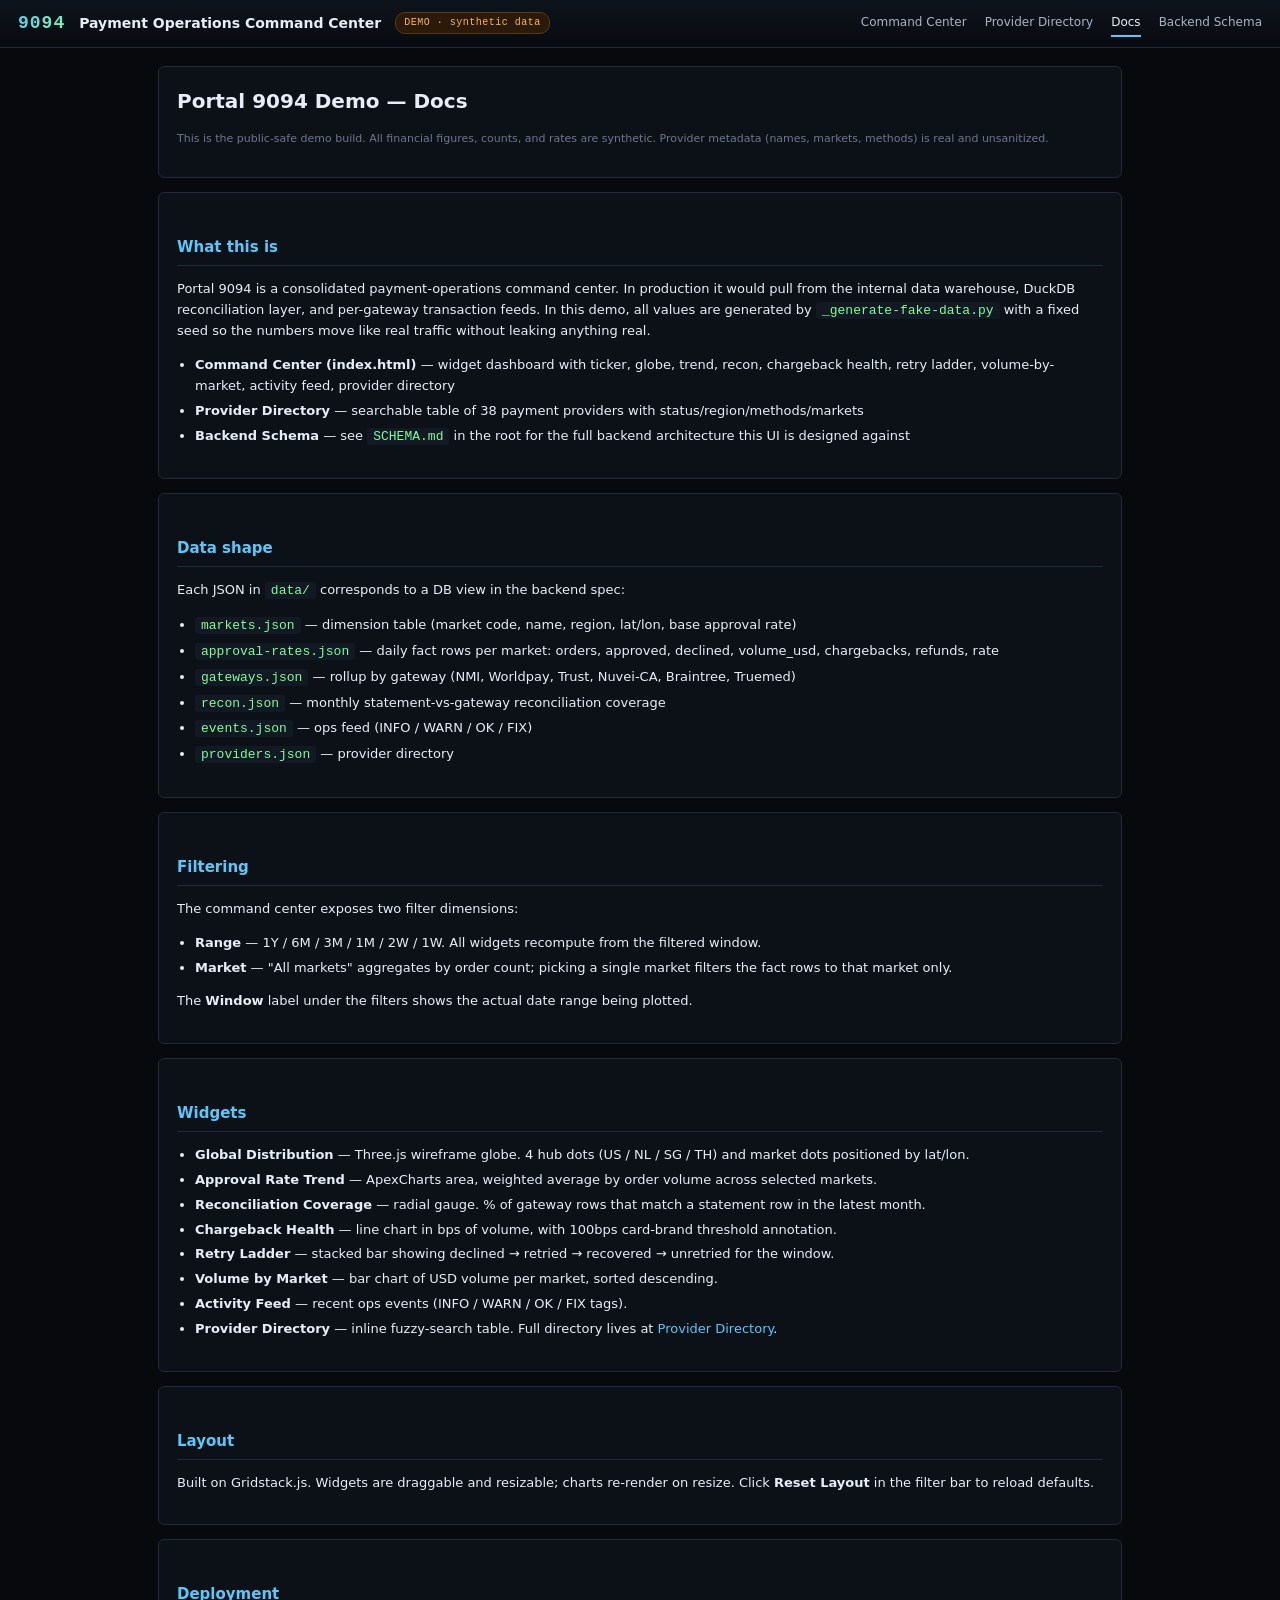
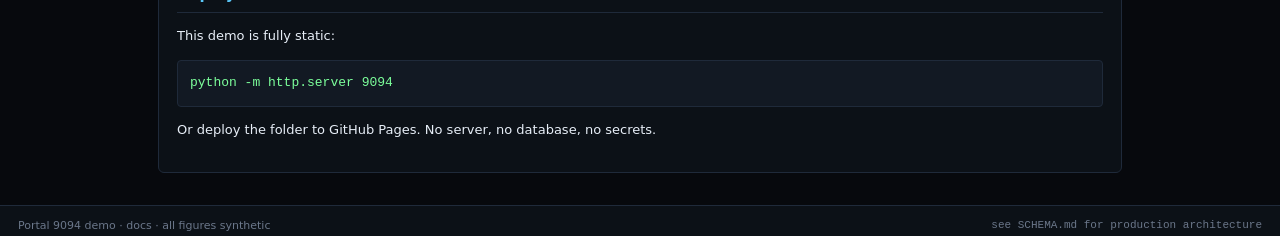
<file: pages/docs/index.html>
<!doctype html>
<html lang="en">
<head>
<meta charset="utf-8">
<meta name="viewport" content="width=device-width,initial-scale=1">
<title>Docs - Portal 9094 DEMO</title>
<link rel="stylesheet" href="../../assets/css/style.css">
<style>
  .docs-wrap{padding:18px;max-width:1000px;margin:0 auto;line-height:1.6}
  .docs-wrap h1{font-size:20px;margin-top:0}
  .docs-wrap h2{font-size:15px;margin-top:24px;color:var(--accent);border-bottom:1px solid var(--line);padding-bottom:6px}
  .docs-wrap code{font-family:var(--mono);background:var(--bg-2);padding:1px 6px;border-radius:3px;color:var(--accent-2)}
  .docs-wrap pre{background:var(--bg-2);padding:12px;border-radius:4px;overflow:auto;border:1px solid var(--line)}
  .docs-wrap pre code{padding:0;background:transparent}
  .docs-wrap ul{padding-left:18px}
  .docs-wrap li{margin-bottom:4px}
  .card{background:var(--bg-1);border:1px solid var(--line);border-radius:6px;padding:18px;margin-bottom:14px}
  .meta{color:var(--ink-2);font-size:11px}
</style>
</head>
<body>

<header class="topbar">
  <div class="brand">
    <span class="logo">9094</span>
    <span class="title">Payment Operations Command Center</span>
    <span class="demo-badge">DEMO &middot; synthetic data</span>
  </div>
  <nav class="topnav">
    <a href="../../index.html">Command Center</a>
    <a href="../directory.html">Provider Directory</a>
    <a href="index.html" class="active">Docs</a>
    <a href="../../schema.html">Backend Schema</a>
  </nav>
</header>

<div class="docs-wrap">

<div class="card">
<h1>Portal 9094 Demo &mdash; Docs</h1>
<p class="meta">This is the public-safe demo build. All financial figures, counts, and rates are synthetic. Provider metadata (names, markets, methods) is real and unsanitized.</p>
</div>

<div class="card">
<h2>What this is</h2>
<p>Portal 9094 is a consolidated payment-operations command center. In production it would pull from the internal data warehouse, DuckDB reconciliation layer, and per-gateway transaction feeds. In this demo, all values are generated by <code>_generate-fake-data.py</code> with a fixed seed so the numbers move like real traffic without leaking anything real.</p>

<ul>
  <li><b>Command Center (index.html)</b> &mdash; widget dashboard with ticker, globe, trend, recon, chargeback health, retry ladder, volume-by-market, activity feed, provider directory</li>
  <li><b>Provider Directory</b> &mdash; searchable table of 38 payment providers with status/region/methods/markets</li>
  <li><b>Backend Schema</b> &mdash; see <code>SCHEMA.md</code> in the root for the full backend architecture this UI is designed against</li>
</ul>
</div>

<div class="card">
<h2>Data shape</h2>
<p>Each JSON in <code>data/</code> corresponds to a DB view in the backend spec:</p>
<ul>
  <li><code>markets.json</code> &mdash; dimension table (market code, name, region, lat/lon, base approval rate)</li>
  <li><code>approval-rates.json</code> &mdash; daily fact rows per market: orders, approved, declined, volume_usd, chargebacks, refunds, rate</li>
  <li><code>gateways.json</code> &mdash; rollup by gateway (NMI, Worldpay, Trust, Nuvei-CA, Braintree, Truemed)</li>
  <li><code>recon.json</code> &mdash; monthly statement-vs-gateway reconciliation coverage</li>
  <li><code>events.json</code> &mdash; ops feed (INFO / WARN / OK / FIX)</li>
  <li><code>providers.json</code> &mdash; provider directory</li>
</ul>
</div>

<div class="card">
<h2>Filtering</h2>
<p>The command center exposes two filter dimensions:</p>
<ul>
  <li><b>Range</b> &mdash; 1Y / 6M / 3M / 1M / 2W / 1W. All widgets recompute from the filtered window.</li>
  <li><b>Market</b> &mdash; "All markets" aggregates by order count; picking a single market filters the fact rows to that market only.</li>
</ul>
<p>The <b>Window</b> label under the filters shows the actual date range being plotted.</p>
</div>

<div class="card">
<h2>Widgets</h2>
<ul>
  <li><b>Global Distribution</b> &mdash; Three.js wireframe globe. 4 hub dots (US / NL / SG / TH) and market dots positioned by lat/lon.</li>
  <li><b>Approval Rate Trend</b> &mdash; ApexCharts area, weighted average by order volume across selected markets.</li>
  <li><b>Reconciliation Coverage</b> &mdash; radial gauge. % of gateway rows that match a statement row in the latest month.</li>
  <li><b>Chargeback Health</b> &mdash; line chart in bps of volume, with 100bps card-brand threshold annotation.</li>
  <li><b>Retry Ladder</b> &mdash; stacked bar showing declined &rarr; retried &rarr; recovered &rarr; unretried for the window.</li>
  <li><b>Volume by Market</b> &mdash; bar chart of USD volume per market, sorted descending.</li>
  <li><b>Activity Feed</b> &mdash; recent ops events (INFO / WARN / OK / FIX tags).</li>
  <li><b>Provider Directory</b> &mdash; inline fuzzy-search table. Full directory lives at <a href="../directory.html">Provider Directory</a>.</li>
</ul>
</div>

<div class="card">
<h2>Layout</h2>
<p>Built on Gridstack.js. Widgets are draggable and resizable; charts re-render on resize. Click <b>Reset Layout</b> in the filter bar to reload defaults.</p>
</div>

<div class="card">
<h2>Deployment</h2>
<p>This demo is fully static:</p>
<pre><code>python -m http.server 9094</code></pre>
<p>Or deploy the folder to GitHub Pages. No server, no database, no secrets.</p>
</div>

</div>

<footer class="footer">
  <span>Portal 9094 demo &middot; docs &middot; all figures synthetic</span>
  <span class="footer-right">see SCHEMA.md for production architecture</span>
</footer>

</body>
</html>
</file>
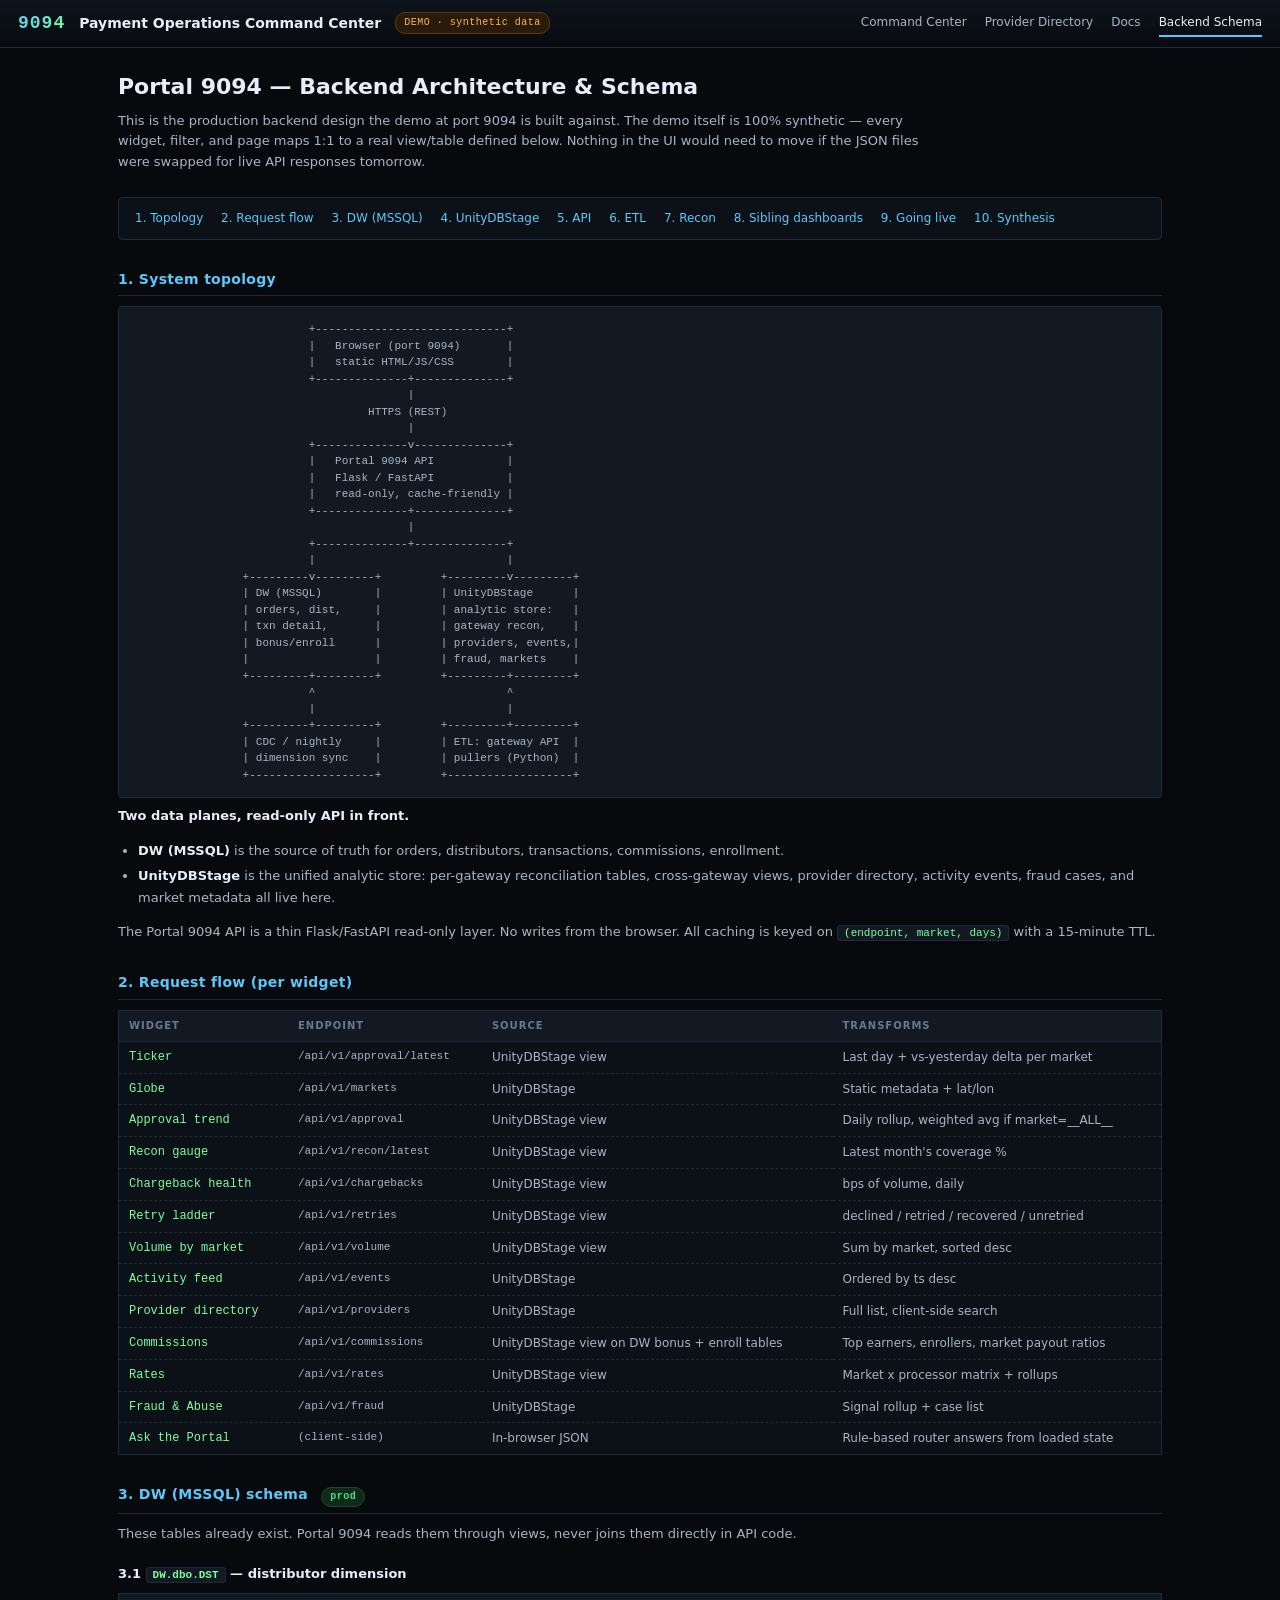
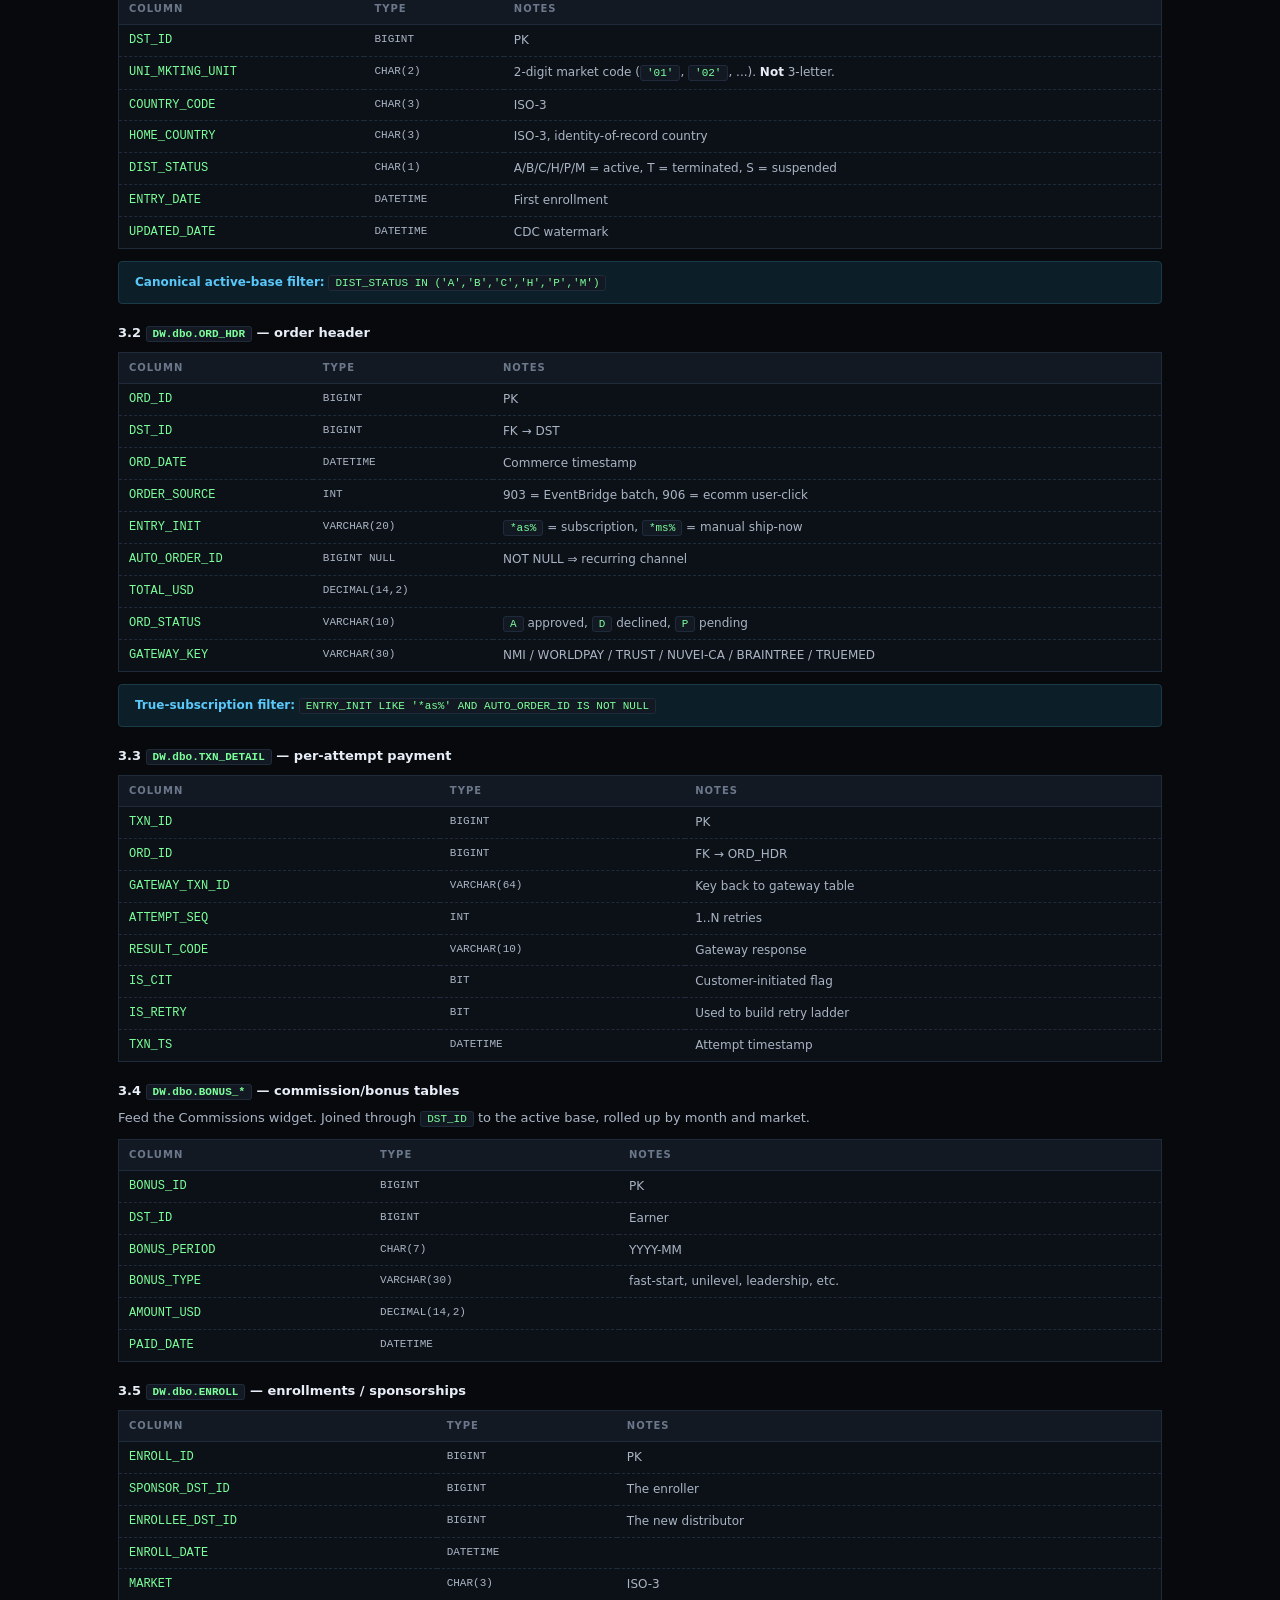
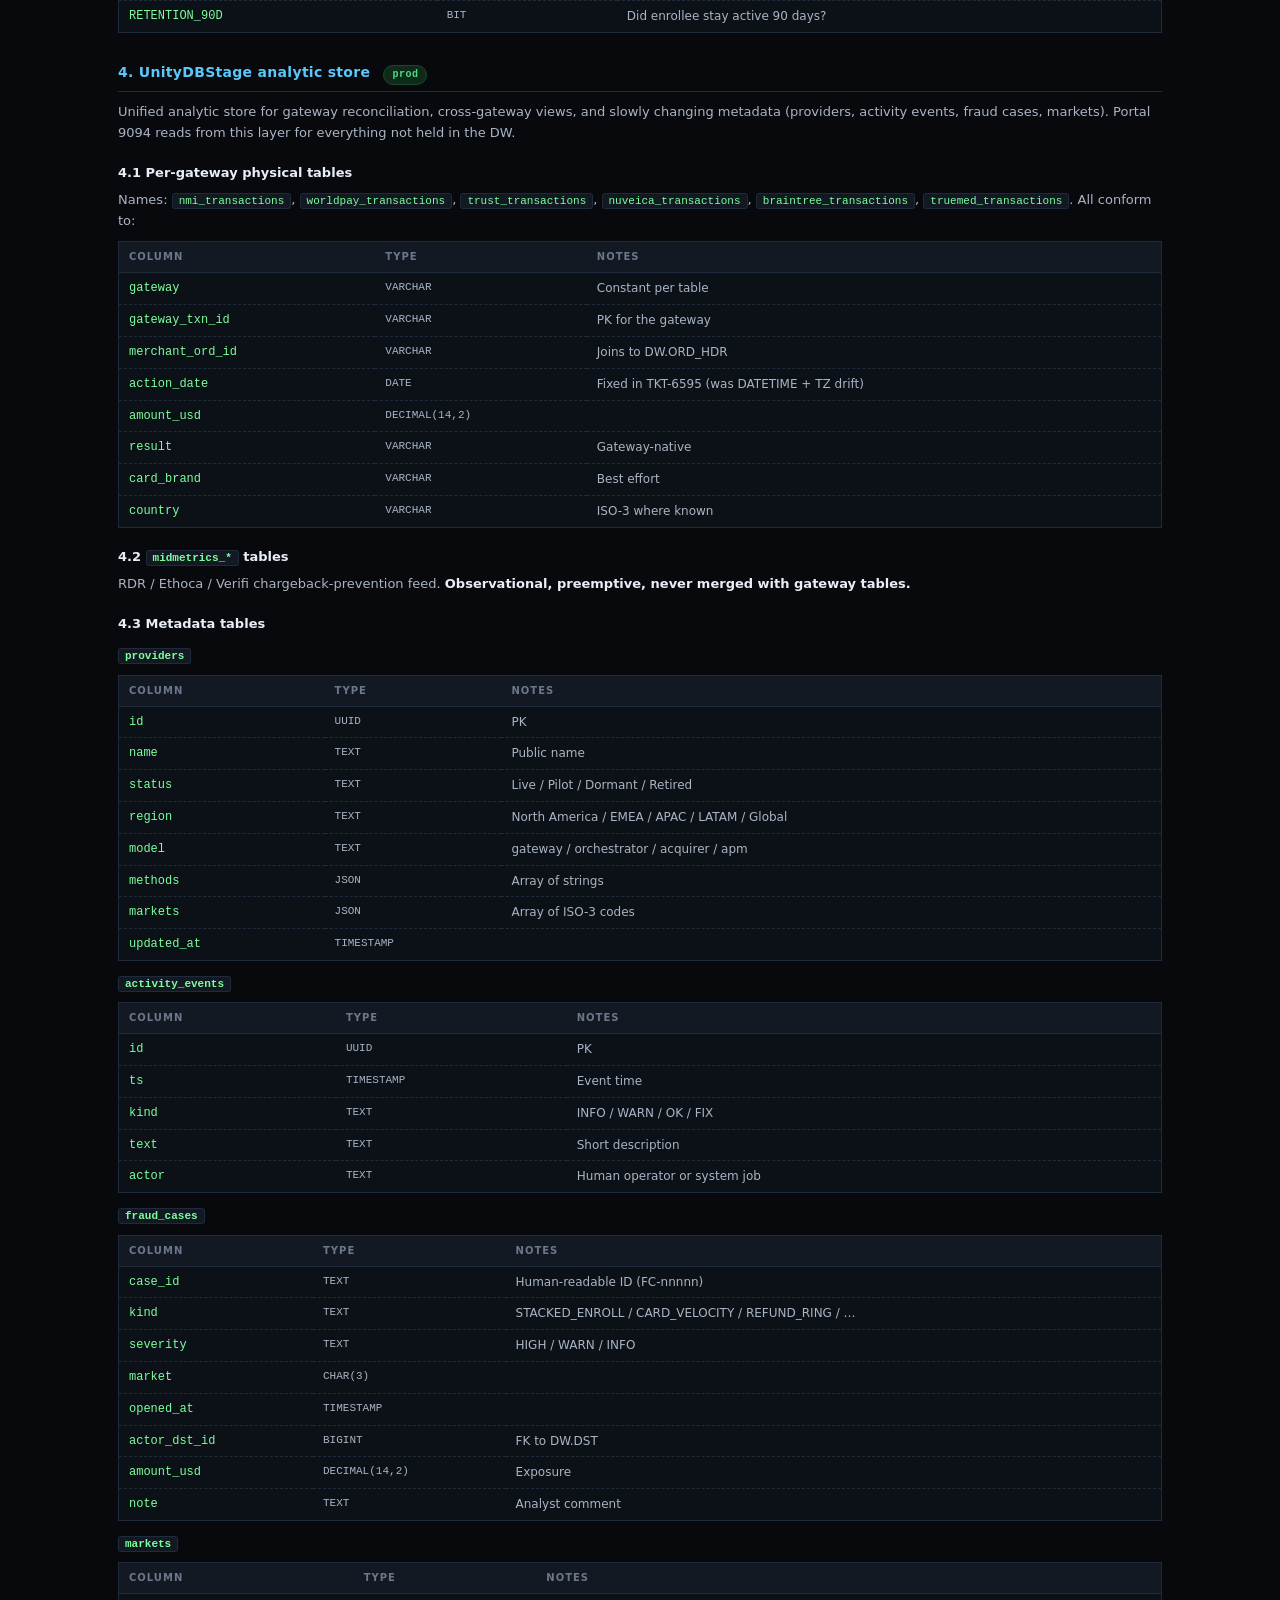
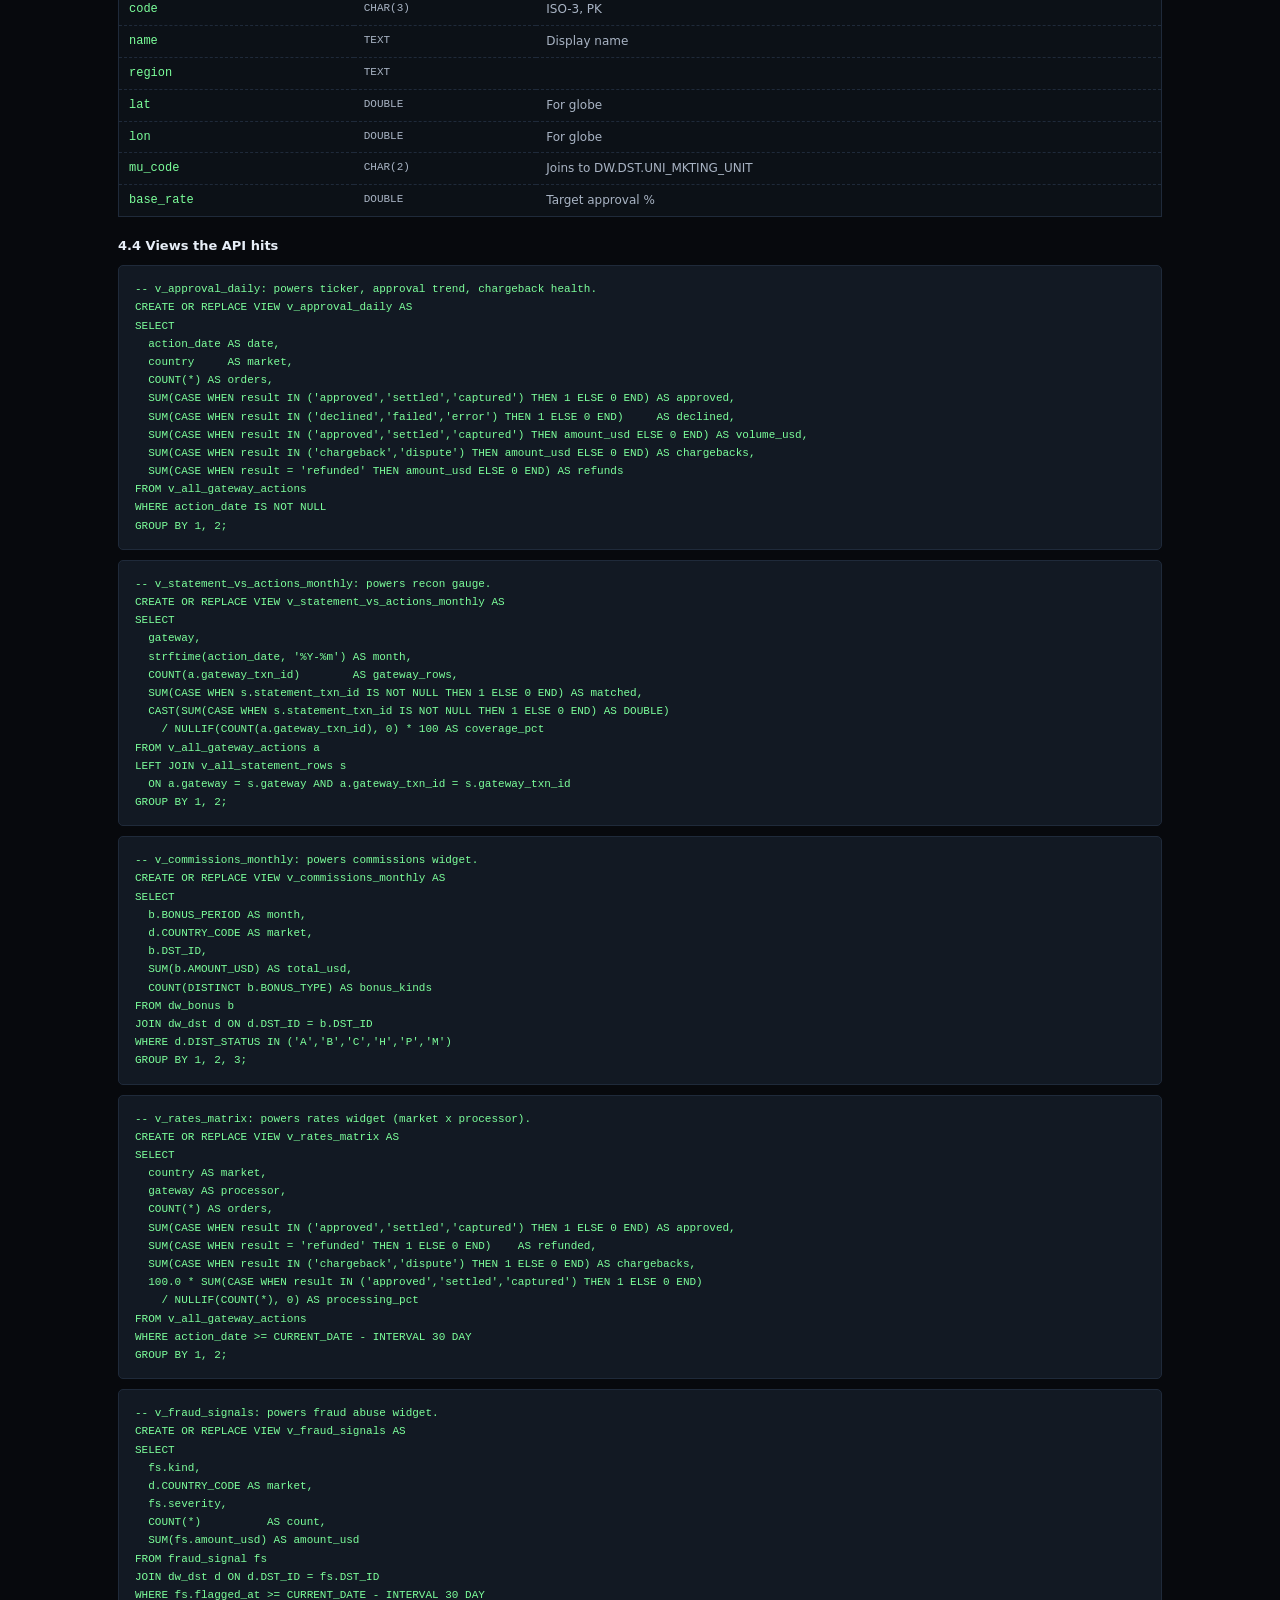
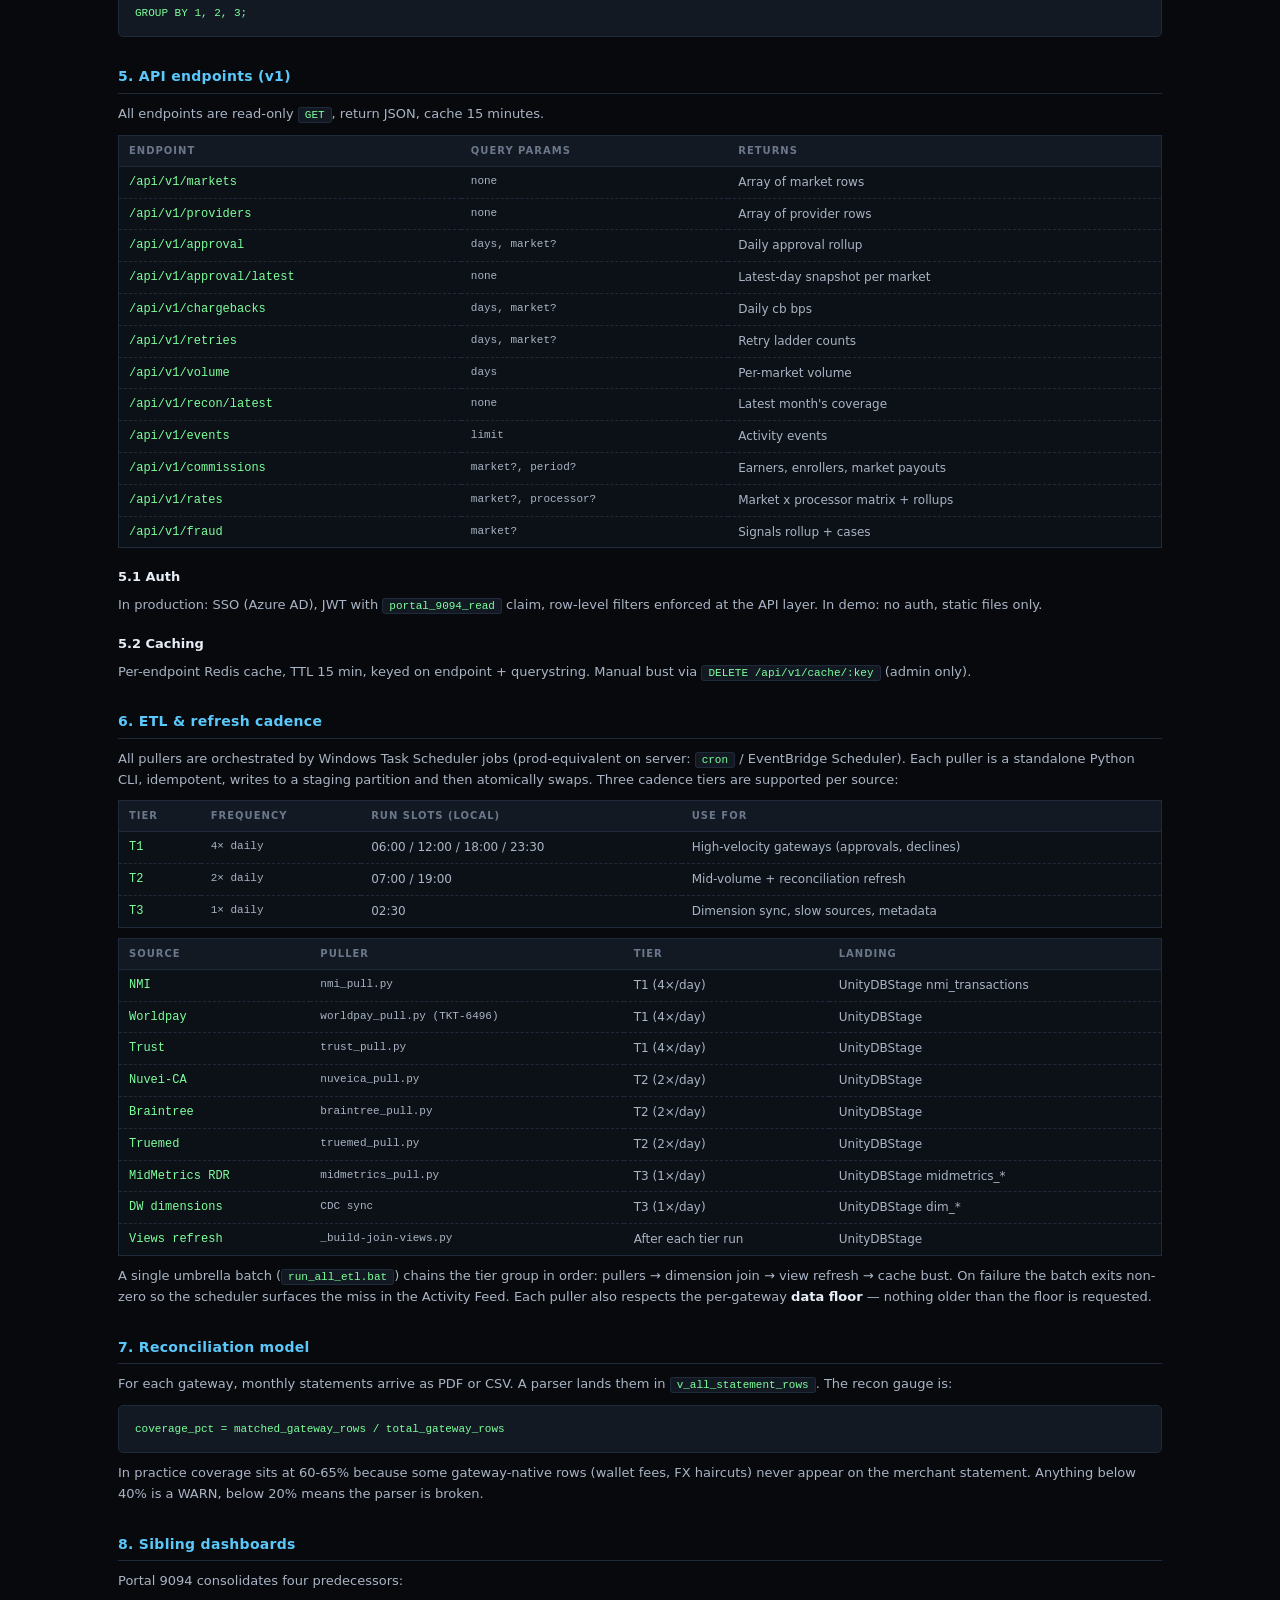
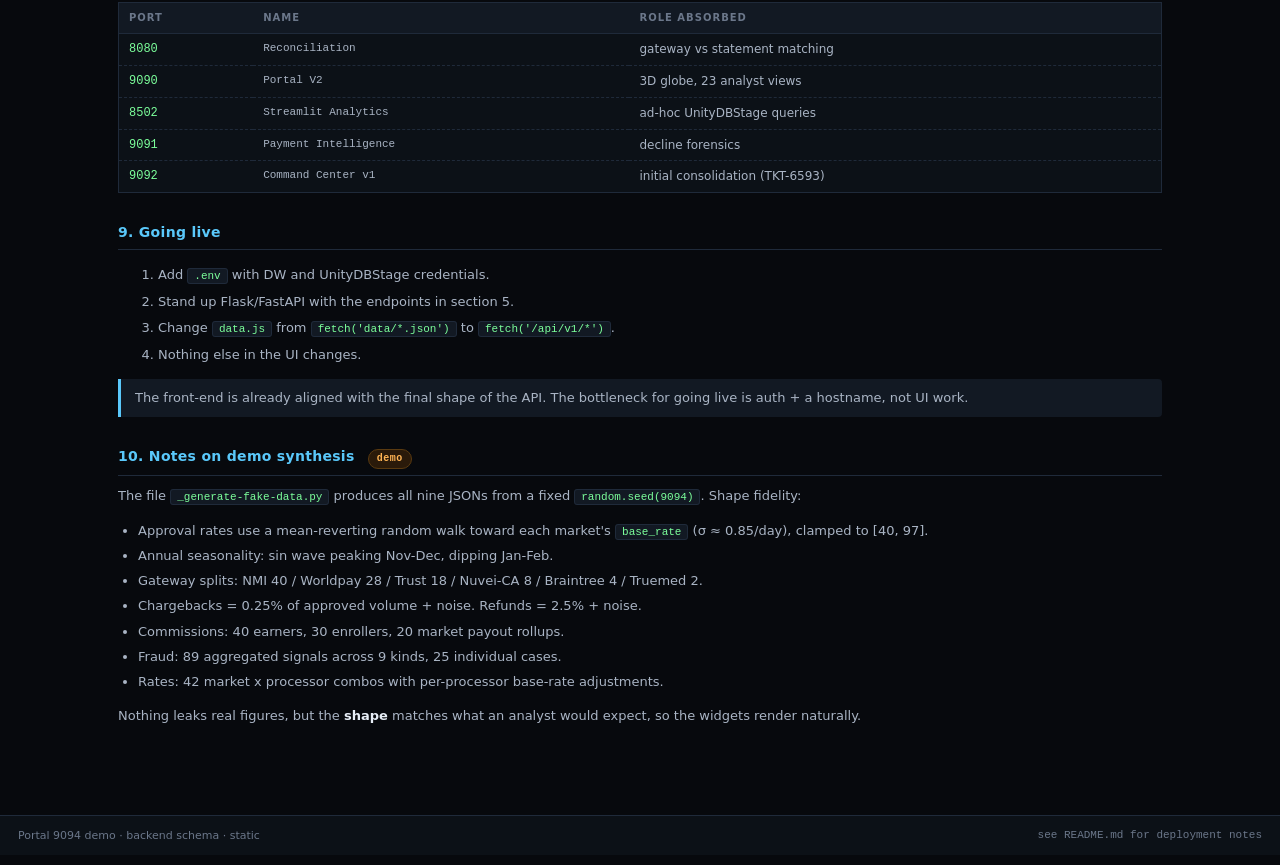
<file: schema.html>
<!doctype html>
<html lang="en">
<head>
<meta charset="utf-8">
<meta name="viewport" content="width=device-width,initial-scale=1">
<title>Backend Schema - Portal 9094 DEMO</title>
<link rel="stylesheet" href="assets/css/style.css">
<style>
  .sch-wrap{max-width:1100px;margin:0 auto;padding:24px 28px 80px}
  .sch-wrap h1{font-size:22px;font-weight:700;margin:0 0 6px;color:var(--ink-0)}
  .sch-wrap .lede{color:var(--ink-1);font-size:13px;line-height:1.6;margin-bottom:24px;max-width:820px}
  .sch-wrap h2{
    font-size:14px;color:var(--accent);margin:30px 0 10px;padding-bottom:6px;
    border-bottom:1px solid var(--line);font-weight:600;letter-spacing:0.3px
  }
  .sch-wrap h3{font-size:13px;margin:20px 0 8px;color:var(--ink-0);font-weight:600}
  .sch-wrap p{line-height:1.6;color:var(--ink-1);margin:8px 0}
  .sch-wrap ul{padding-left:20px;color:var(--ink-1);line-height:1.7}
  .sch-wrap li{margin-bottom:3px}
  .sch-wrap code{
    font-family:var(--mono);background:var(--bg-2);padding:1px 6px;border-radius:3px;
    color:var(--accent-2);font-size:11px;border:1px solid var(--line)
  }
  .sch-wrap pre{
    background:var(--bg-2);padding:14px 16px;border-radius:5px;
    overflow:auto;border:1px solid var(--line);margin:10px 0
  }
  .sch-wrap pre code{padding:0;background:transparent;border:0;font-size:11px;line-height:1.5}
  .sch-wrap table{
    width:100%;border-collapse:collapse;font-size:12px;
    background:var(--bg-1);border:1px solid var(--line);border-radius:4px;margin:10px 0
  }
  .sch-wrap th{
    text-align:left;padding:8px 10px;font-size:10px;color:var(--ink-2);
    text-transform:uppercase;letter-spacing:1px;border-bottom:1px solid var(--line);background:var(--bg-2)
  }
  .sch-wrap td{padding:7px 10px;border-bottom:1px dashed var(--line);color:var(--ink-1);vertical-align:top}
  .sch-wrap td:first-child{font-family:var(--mono);color:var(--accent-2);white-space:nowrap}
  .sch-wrap td:nth-child(2){font-family:var(--mono);color:var(--ink-1);white-space:nowrap;font-size:11px}
  .sch-wrap b, .sch-wrap strong{color:var(--ink-0)}
  .sch-wrap blockquote{
    border-left:3px solid var(--accent);background:var(--bg-2);padding:10px 14px;
    color:var(--ink-1);margin:12px 0;border-radius:0 4px 4px 0
  }
  .topology{
    background:var(--bg-2);border:1px solid var(--line);border-radius:4px;padding:14px 18px;
    font-family:var(--mono);font-size:11px;line-height:1.5;color:var(--ink-1);
    white-space:pre;overflow:auto
  }
  .badge{
    display:inline-block;padding:2px 8px;border-radius:10px;font-family:var(--mono);
    font-size:10px;margin-left:8px;letter-spacing:0.5px
  }
  .badge.prod{background:#0f2a1a;color:var(--good);border:1px solid #1a4a2a}
  .badge.demo{background:#2a1a0a;color:var(--warn);border:1px solid #5a3a10}
  .sch-wrap .toc{
    background:var(--bg-1);border:1px solid var(--line);border-radius:4px;padding:12px 16px;
    margin-bottom:20px;font-size:12px
  }
  .sch-wrap .toc a{color:var(--accent);text-decoration:none;margin-right:14px}
  .sch-wrap .toc a:hover{text-decoration:underline}
  .sch-wrap .callout{
    background:#0c1f28;border:1px solid #1a3a4a;padding:12px 16px;border-radius:4px;
    margin:12px 0;color:var(--ink-1);font-size:12px
  }
  .sch-wrap .callout b{color:var(--accent)}
</style>
</head>
<body>

<header class="topbar">
  <div class="brand">
    <span class="logo">9094</span>
    <span class="title">Payment Operations Command Center</span>
    <span class="demo-badge">DEMO &middot; synthetic data</span>
  </div>
  <nav class="topnav">
    <a href="index.html">Command Center</a>
    <a href="pages/directory.html">Provider Directory</a>
    <a href="pages/docs/index.html">Docs</a>
    <a href="schema.html" class="active">Backend Schema</a>
  </nav>
</header>

<div class="sch-wrap">

<h1>Portal 9094 &mdash; Backend Architecture &amp; Schema</h1>
<p class="lede">
This is the production backend design the demo at port 9094 is built against. The demo itself is 100% synthetic &mdash; every widget, filter, and page maps 1:1 to a real view/table defined below. Nothing in the UI would need to move if the JSON files were swapped for live API responses tomorrow.
</p>

<div class="toc">
  <a href="#topology">1. Topology</a>
  <a href="#flow">2. Request flow</a>
  <a href="#dw">3. DW (MSSQL)</a>
  <a href="#unitydb">4. UnityDBStage</a>
  <a href="#api">5. API</a>
  <a href="#etl">6. ETL</a>
  <a href="#recon">7. Recon</a>
  <a href="#siblings">8. Sibling dashboards</a>
  <a href="#live">9. Going live</a>
  <a href="#synth">10. Synthesis</a>
</div>

<h2 id="topology">1. System topology</h2>
<div class="topology">                          +-----------------------------+
                          |   Browser (port 9094)       |
                          |   static HTML/JS/CSS        |
                          +--------------+--------------+
                                         |
                                   HTTPS (REST)
                                         |
                          +--------------v--------------+
                          |   Portal 9094 API           |
                          |   Flask / FastAPI           |
                          |   read-only, cache-friendly |
                          +--------------+--------------+
                                         |
                          +--------------+--------------+
                          |                             |
                +---------v---------+         +---------v---------+
                | DW (MSSQL)        |         | UnityDBStage      |
                | orders, dist,     |         | analytic store:   |
                | txn detail,       |         | gateway recon,    |
                | bonus/enroll      |         | providers, events,|
                |                   |         | fraud, markets    |
                +---------+---------+         +---------+---------+
                          ^                             ^
                          |                             |
                +---------+---------+         +---------+---------+
                | CDC / nightly     |         | ETL: gateway API  |
                | dimension sync    |         | pullers (Python)  |
                +-------------------+         +-------------------+</div>

<p><b>Two data planes, read-only API in front.</b></p>
<ul>
  <li><b>DW (MSSQL)</b> is the source of truth for orders, distributors, transactions, commissions, enrollment.</li>
  <li><b>UnityDBStage</b> is the unified analytic store: per-gateway reconciliation tables, cross-gateway views, provider directory, activity events, fraud cases, and market metadata all live here.</li>
</ul>
<p>The Portal 9094 API is a thin Flask/FastAPI read-only layer. No writes from the browser. All caching is keyed on <code>(endpoint, market, days)</code> with a 15-minute TTL.</p>

<h2 id="flow">2. Request flow (per widget)</h2>
<table>
  <thead><tr><th>Widget</th><th>Endpoint</th><th>Source</th><th>Transforms</th></tr></thead>
  <tbody>
    <tr><td>Ticker</td><td>/api/v1/approval/latest</td><td>UnityDBStage view</td><td>Last day + vs-yesterday delta per market</td></tr>
    <tr><td>Globe</td><td>/api/v1/markets</td><td>UnityDBStage</td><td>Static metadata + lat/lon</td></tr>
    <tr><td>Approval trend</td><td>/api/v1/approval</td><td>UnityDBStage view</td><td>Daily rollup, weighted avg if market=__ALL__</td></tr>
    <tr><td>Recon gauge</td><td>/api/v1/recon/latest</td><td>UnityDBStage view</td><td>Latest month's coverage %</td></tr>
    <tr><td>Chargeback health</td><td>/api/v1/chargebacks</td><td>UnityDBStage view</td><td>bps of volume, daily</td></tr>
    <tr><td>Retry ladder</td><td>/api/v1/retries</td><td>UnityDBStage view</td><td>declined / retried / recovered / unretried</td></tr>
    <tr><td>Volume by market</td><td>/api/v1/volume</td><td>UnityDBStage view</td><td>Sum by market, sorted desc</td></tr>
    <tr><td>Activity feed</td><td>/api/v1/events</td><td>UnityDBStage</td><td>Ordered by ts desc</td></tr>
    <tr><td>Provider directory</td><td>/api/v1/providers</td><td>UnityDBStage</td><td>Full list, client-side search</td></tr>
    <tr><td>Commissions</td><td>/api/v1/commissions</td><td>UnityDBStage view on DW bonus + enroll tables</td><td>Top earners, enrollers, market payout ratios</td></tr>
    <tr><td>Rates</td><td>/api/v1/rates</td><td>UnityDBStage view</td><td>Market x processor matrix + rollups</td></tr>
    <tr><td>Fraud &amp; Abuse</td><td>/api/v1/fraud</td><td>UnityDBStage</td><td>Signal rollup + case list</td></tr>
    <tr><td>Ask the Portal</td><td>(client-side)</td><td>In-browser JSON</td><td>Rule-based router answers from loaded state</td></tr>
  </tbody>
</table>

<h2 id="dw">3. DW (MSSQL) schema <span class="badge prod">prod</span></h2>
<p>These tables already exist. Portal 9094 reads them through views, never joins them directly in API code.</p>

<h3>3.1 <code>DW.dbo.DST</code> &mdash; distributor dimension</h3>
<table>
  <thead><tr><th>Column</th><th>Type</th><th>Notes</th></tr></thead>
  <tbody>
    <tr><td>DST_ID</td><td>BIGINT</td><td>PK</td></tr>
    <tr><td>UNI_MKTING_UNIT</td><td>CHAR(2)</td><td>2-digit market code (<code>'01'</code>, <code>'02'</code>, ...). <b>Not</b> 3-letter.</td></tr>
    <tr><td>COUNTRY_CODE</td><td>CHAR(3)</td><td>ISO-3</td></tr>
    <tr><td>HOME_COUNTRY</td><td>CHAR(3)</td><td>ISO-3, identity-of-record country</td></tr>
    <tr><td>DIST_STATUS</td><td>CHAR(1)</td><td>A/B/C/H/P/M = active, T = terminated, S = suspended</td></tr>
    <tr><td>ENTRY_DATE</td><td>DATETIME</td><td>First enrollment</td></tr>
    <tr><td>UPDATED_DATE</td><td>DATETIME</td><td>CDC watermark</td></tr>
  </tbody>
</table>
<div class="callout"><b>Canonical active-base filter:</b> <code>DIST_STATUS IN ('A','B','C','H','P','M')</code></div>

<h3>3.2 <code>DW.dbo.ORD_HDR</code> &mdash; order header</h3>
<table>
  <thead><tr><th>Column</th><th>Type</th><th>Notes</th></tr></thead>
  <tbody>
    <tr><td>ORD_ID</td><td>BIGINT</td><td>PK</td></tr>
    <tr><td>DST_ID</td><td>BIGINT</td><td>FK &rarr; DST</td></tr>
    <tr><td>ORD_DATE</td><td>DATETIME</td><td>Commerce timestamp</td></tr>
    <tr><td>ORDER_SOURCE</td><td>INT</td><td>903 = EventBridge batch, 906 = ecomm user-click</td></tr>
    <tr><td>ENTRY_INIT</td><td>VARCHAR(20)</td><td><code>*as%</code> = subscription, <code>*ms%</code> = manual ship-now</td></tr>
    <tr><td>AUTO_ORDER_ID</td><td>BIGINT NULL</td><td>NOT NULL &rArr; recurring channel</td></tr>
    <tr><td>TOTAL_USD</td><td>DECIMAL(14,2)</td><td></td></tr>
    <tr><td>ORD_STATUS</td><td>VARCHAR(10)</td><td><code>A</code> approved, <code>D</code> declined, <code>P</code> pending</td></tr>
    <tr><td>GATEWAY_KEY</td><td>VARCHAR(30)</td><td>NMI / WORLDPAY / TRUST / NUVEI-CA / BRAINTREE / TRUEMED</td></tr>
  </tbody>
</table>
<div class="callout"><b>True-subscription filter:</b> <code>ENTRY_INIT LIKE '*as%' AND AUTO_ORDER_ID IS NOT NULL</code></div>

<h3>3.3 <code>DW.dbo.TXN_DETAIL</code> &mdash; per-attempt payment</h3>
<table>
  <thead><tr><th>Column</th><th>Type</th><th>Notes</th></tr></thead>
  <tbody>
    <tr><td>TXN_ID</td><td>BIGINT</td><td>PK</td></tr>
    <tr><td>ORD_ID</td><td>BIGINT</td><td>FK &rarr; ORD_HDR</td></tr>
    <tr><td>GATEWAY_TXN_ID</td><td>VARCHAR(64)</td><td>Key back to gateway table</td></tr>
    <tr><td>ATTEMPT_SEQ</td><td>INT</td><td>1..N retries</td></tr>
    <tr><td>RESULT_CODE</td><td>VARCHAR(10)</td><td>Gateway response</td></tr>
    <tr><td>IS_CIT</td><td>BIT</td><td>Customer-initiated flag</td></tr>
    <tr><td>IS_RETRY</td><td>BIT</td><td>Used to build retry ladder</td></tr>
    <tr><td>TXN_TS</td><td>DATETIME</td><td>Attempt timestamp</td></tr>
  </tbody>
</table>

<h3>3.4 <code>DW.dbo.BONUS_*</code> &mdash; commission/bonus tables</h3>
<p>Feed the Commissions widget. Joined through <code>DST_ID</code> to the active base, rolled up by month and market.</p>
<table>
  <thead><tr><th>Column</th><th>Type</th><th>Notes</th></tr></thead>
  <tbody>
    <tr><td>BONUS_ID</td><td>BIGINT</td><td>PK</td></tr>
    <tr><td>DST_ID</td><td>BIGINT</td><td>Earner</td></tr>
    <tr><td>BONUS_PERIOD</td><td>CHAR(7)</td><td>YYYY-MM</td></tr>
    <tr><td>BONUS_TYPE</td><td>VARCHAR(30)</td><td>fast-start, unilevel, leadership, etc.</td></tr>
    <tr><td>AMOUNT_USD</td><td>DECIMAL(14,2)</td><td></td></tr>
    <tr><td>PAID_DATE</td><td>DATETIME</td><td></td></tr>
  </tbody>
</table>

<h3>3.5 <code>DW.dbo.ENROLL</code> &mdash; enrollments / sponsorships</h3>
<table>
  <thead><tr><th>Column</th><th>Type</th><th>Notes</th></tr></thead>
  <tbody>
    <tr><td>ENROLL_ID</td><td>BIGINT</td><td>PK</td></tr>
    <tr><td>SPONSOR_DST_ID</td><td>BIGINT</td><td>The enroller</td></tr>
    <tr><td>ENROLLEE_DST_ID</td><td>BIGINT</td><td>The new distributor</td></tr>
    <tr><td>ENROLL_DATE</td><td>DATETIME</td><td></td></tr>
    <tr><td>MARKET</td><td>CHAR(3)</td><td>ISO-3</td></tr>
    <tr><td>RETENTION_90D</td><td>BIT</td><td>Did enrollee stay active 90 days?</td></tr>
  </tbody>
</table>

<h2 id="unitydb">4. UnityDBStage analytic store <span class="badge prod">prod</span></h2>
<p>Unified analytic store for gateway reconciliation, cross-gateway views, and slowly changing metadata (providers, activity events, fraud cases, markets). Portal 9094 reads from this layer for everything not held in the DW.</p>

<h3>4.1 Per-gateway physical tables</h3>
<p>Names: <code>nmi_transactions</code>, <code>worldpay_transactions</code>, <code>trust_transactions</code>, <code>nuveica_transactions</code>, <code>braintree_transactions</code>, <code>truemed_transactions</code>. All conform to:</p>
<table>
  <thead><tr><th>Column</th><th>Type</th><th>Notes</th></tr></thead>
  <tbody>
    <tr><td>gateway</td><td>VARCHAR</td><td>Constant per table</td></tr>
    <tr><td>gateway_txn_id</td><td>VARCHAR</td><td>PK for the gateway</td></tr>
    <tr><td>merchant_ord_id</td><td>VARCHAR</td><td>Joins to DW.ORD_HDR</td></tr>
    <tr><td>action_date</td><td>DATE</td><td>Fixed in TKT-6595 (was DATETIME + TZ drift)</td></tr>
    <tr><td>amount_usd</td><td>DECIMAL(14,2)</td><td></td></tr>
    <tr><td>result</td><td>VARCHAR</td><td>Gateway-native</td></tr>
    <tr><td>card_brand</td><td>VARCHAR</td><td>Best effort</td></tr>
    <tr><td>country</td><td>VARCHAR</td><td>ISO-3 where known</td></tr>
  </tbody>
</table>

<h3>4.2 <code>midmetrics_*</code> tables</h3>
<p>RDR / Ethoca / Verifi chargeback-prevention feed. <b>Observational, preemptive, never merged with gateway tables.</b></p>

<h3>4.3 Metadata tables</h3>

<h4 style="font-size:12px;margin:14px 0 4px;color:var(--ink-1)"><code>providers</code></h4>
<table>
  <thead><tr><th>Column</th><th>Type</th><th>Notes</th></tr></thead>
  <tbody>
    <tr><td>id</td><td>UUID</td><td>PK</td></tr>
    <tr><td>name</td><td>TEXT</td><td>Public name</td></tr>
    <tr><td>status</td><td>TEXT</td><td>Live / Pilot / Dormant / Retired</td></tr>
    <tr><td>region</td><td>TEXT</td><td>North America / EMEA / APAC / LATAM / Global</td></tr>
    <tr><td>model</td><td>TEXT</td><td>gateway / orchestrator / acquirer / apm</td></tr>
    <tr><td>methods</td><td>JSON</td><td>Array of strings</td></tr>
    <tr><td>markets</td><td>JSON</td><td>Array of ISO-3 codes</td></tr>
    <tr><td>updated_at</td><td>TIMESTAMP</td><td></td></tr>
  </tbody>
</table>

<h4 style="font-size:12px;margin:14px 0 4px;color:var(--ink-1)"><code>activity_events</code></h4>
<table>
  <thead><tr><th>Column</th><th>Type</th><th>Notes</th></tr></thead>
  <tbody>
    <tr><td>id</td><td>UUID</td><td>PK</td></tr>
    <tr><td>ts</td><td>TIMESTAMP</td><td>Event time</td></tr>
    <tr><td>kind</td><td>TEXT</td><td>INFO / WARN / OK / FIX</td></tr>
    <tr><td>text</td><td>TEXT</td><td>Short description</td></tr>
    <tr><td>actor</td><td>TEXT</td><td>Human operator or system job</td></tr>
  </tbody>
</table>

<h4 style="font-size:12px;margin:14px 0 4px;color:var(--ink-1)"><code>fraud_cases</code></h4>
<table>
  <thead><tr><th>Column</th><th>Type</th><th>Notes</th></tr></thead>
  <tbody>
    <tr><td>case_id</td><td>TEXT</td><td>Human-readable ID (FC-nnnnn)</td></tr>
    <tr><td>kind</td><td>TEXT</td><td>STACKED_ENROLL / CARD_VELOCITY / REFUND_RING / &hellip;</td></tr>
    <tr><td>severity</td><td>TEXT</td><td>HIGH / WARN / INFO</td></tr>
    <tr><td>market</td><td>CHAR(3)</td><td></td></tr>
    <tr><td>opened_at</td><td>TIMESTAMP</td><td></td></tr>
    <tr><td>actor_dst_id</td><td>BIGINT</td><td>FK to DW.DST</td></tr>
    <tr><td>amount_usd</td><td>DECIMAL(14,2)</td><td>Exposure</td></tr>
    <tr><td>note</td><td>TEXT</td><td>Analyst comment</td></tr>
  </tbody>
</table>

<h4 style="font-size:12px;margin:14px 0 4px;color:var(--ink-1)"><code>markets</code></h4>
<table>
  <thead><tr><th>Column</th><th>Type</th><th>Notes</th></tr></thead>
  <tbody>
    <tr><td>code</td><td>CHAR(3)</td><td>ISO-3, PK</td></tr>
    <tr><td>name</td><td>TEXT</td><td>Display name</td></tr>
    <tr><td>region</td><td>TEXT</td><td></td></tr>
    <tr><td>lat</td><td>DOUBLE</td><td>For globe</td></tr>
    <tr><td>lon</td><td>DOUBLE</td><td>For globe</td></tr>
    <tr><td>mu_code</td><td>CHAR(2)</td><td>Joins to DW.DST.UNI_MKTING_UNIT</td></tr>
    <tr><td>base_rate</td><td>DOUBLE</td><td>Target approval %</td></tr>
  </tbody>
</table>

<h3>4.4 Views the API hits</h3>
<pre><code>-- v_approval_daily: powers ticker, approval trend, chargeback health.
CREATE OR REPLACE VIEW v_approval_daily AS
SELECT
  action_date AS date,
  country     AS market,
  COUNT(*) AS orders,
  SUM(CASE WHEN result IN ('approved','settled','captured') THEN 1 ELSE 0 END) AS approved,
  SUM(CASE WHEN result IN ('declined','failed','error') THEN 1 ELSE 0 END)     AS declined,
  SUM(CASE WHEN result IN ('approved','settled','captured') THEN amount_usd ELSE 0 END) AS volume_usd,
  SUM(CASE WHEN result IN ('chargeback','dispute') THEN amount_usd ELSE 0 END) AS chargebacks,
  SUM(CASE WHEN result = 'refunded' THEN amount_usd ELSE 0 END) AS refunds
FROM v_all_gateway_actions
WHERE action_date IS NOT NULL
GROUP BY 1, 2;</code></pre>

<pre><code>-- v_statement_vs_actions_monthly: powers recon gauge.
CREATE OR REPLACE VIEW v_statement_vs_actions_monthly AS
SELECT
  gateway,
  strftime(action_date, '%Y-%m') AS month,
  COUNT(a.gateway_txn_id)        AS gateway_rows,
  SUM(CASE WHEN s.statement_txn_id IS NOT NULL THEN 1 ELSE 0 END) AS matched,
  CAST(SUM(CASE WHEN s.statement_txn_id IS NOT NULL THEN 1 ELSE 0 END) AS DOUBLE)
    / NULLIF(COUNT(a.gateway_txn_id), 0) * 100 AS coverage_pct
FROM v_all_gateway_actions a
LEFT JOIN v_all_statement_rows s
  ON a.gateway = s.gateway AND a.gateway_txn_id = s.gateway_txn_id
GROUP BY 1, 2;</code></pre>

<pre><code>-- v_commissions_monthly: powers commissions widget.
CREATE OR REPLACE VIEW v_commissions_monthly AS
SELECT
  b.BONUS_PERIOD AS month,
  d.COUNTRY_CODE AS market,
  b.DST_ID,
  SUM(b.AMOUNT_USD) AS total_usd,
  COUNT(DISTINCT b.BONUS_TYPE) AS bonus_kinds
FROM dw_bonus b
JOIN dw_dst d ON d.DST_ID = b.DST_ID
WHERE d.DIST_STATUS IN ('A','B','C','H','P','M')
GROUP BY 1, 2, 3;</code></pre>

<pre><code>-- v_rates_matrix: powers rates widget (market x processor).
CREATE OR REPLACE VIEW v_rates_matrix AS
SELECT
  country AS market,
  gateway AS processor,
  COUNT(*) AS orders,
  SUM(CASE WHEN result IN ('approved','settled','captured') THEN 1 ELSE 0 END) AS approved,
  SUM(CASE WHEN result = 'refunded' THEN 1 ELSE 0 END)    AS refunded,
  SUM(CASE WHEN result IN ('chargeback','dispute') THEN 1 ELSE 0 END) AS chargebacks,
  100.0 * SUM(CASE WHEN result IN ('approved','settled','captured') THEN 1 ELSE 0 END)
    / NULLIF(COUNT(*), 0) AS processing_pct
FROM v_all_gateway_actions
WHERE action_date &gt;= CURRENT_DATE - INTERVAL 30 DAY
GROUP BY 1, 2;</code></pre>

<pre><code>-- v_fraud_signals: powers fraud abuse widget.
CREATE OR REPLACE VIEW v_fraud_signals AS
SELECT
  fs.kind,
  d.COUNTRY_CODE AS market,
  fs.severity,
  COUNT(*)          AS count,
  SUM(fs.amount_usd) AS amount_usd
FROM fraud_signal fs
JOIN dw_dst d ON d.DST_ID = fs.DST_ID
WHERE fs.flagged_at &gt;= CURRENT_DATE - INTERVAL 30 DAY
GROUP BY 1, 2, 3;</code></pre>

<h2 id="api">5. API endpoints (v1)</h2>
<p>All endpoints are read-only <code>GET</code>, return JSON, cache 15 minutes.</p>
<table>
  <thead><tr><th>Endpoint</th><th>Query params</th><th>Returns</th></tr></thead>
  <tbody>
    <tr><td>/api/v1/markets</td><td>none</td><td>Array of market rows</td></tr>
    <tr><td>/api/v1/providers</td><td>none</td><td>Array of provider rows</td></tr>
    <tr><td>/api/v1/approval</td><td>days, market?</td><td>Daily approval rollup</td></tr>
    <tr><td>/api/v1/approval/latest</td><td>none</td><td>Latest-day snapshot per market</td></tr>
    <tr><td>/api/v1/chargebacks</td><td>days, market?</td><td>Daily cb bps</td></tr>
    <tr><td>/api/v1/retries</td><td>days, market?</td><td>Retry ladder counts</td></tr>
    <tr><td>/api/v1/volume</td><td>days</td><td>Per-market volume</td></tr>
    <tr><td>/api/v1/recon/latest</td><td>none</td><td>Latest month's coverage</td></tr>
    <tr><td>/api/v1/events</td><td>limit</td><td>Activity events</td></tr>
    <tr><td>/api/v1/commissions</td><td>market?, period?</td><td>Earners, enrollers, market payouts</td></tr>
    <tr><td>/api/v1/rates</td><td>market?, processor?</td><td>Market x processor matrix + rollups</td></tr>
    <tr><td>/api/v1/fraud</td><td>market?</td><td>Signals rollup + cases</td></tr>
  </tbody>
</table>

<h3>5.1 Auth</h3>
<p>In production: SSO (Azure AD), JWT with <code>portal_9094_read</code> claim, row-level filters enforced at the API layer. In demo: no auth, static files only.</p>

<h3>5.2 Caching</h3>
<p>Per-endpoint Redis cache, TTL 15 min, keyed on endpoint + querystring. Manual bust via <code>DELETE /api/v1/cache/:key</code> (admin only).</p>

<h2 id="etl">6. ETL &amp; refresh cadence</h2>
<p>All pullers are orchestrated by Windows Task Scheduler jobs (prod-equivalent on server: <code>cron</code> / EventBridge Scheduler). Each puller is a standalone Python CLI, idempotent, writes to a staging partition and then atomically swaps. Three cadence tiers are supported per source:</p>
<table>
  <thead><tr><th>Tier</th><th>Frequency</th><th>Run slots (local)</th><th>Use for</th></tr></thead>
  <tbody>
    <tr><td>T1</td><td>4&times; daily</td><td>06:00 / 12:00 / 18:00 / 23:30</td><td>High-velocity gateways (approvals, declines)</td></tr>
    <tr><td>T2</td><td>2&times; daily</td><td>07:00 / 19:00</td><td>Mid-volume + reconciliation refresh</td></tr>
    <tr><td>T3</td><td>1&times; daily</td><td>02:30</td><td>Dimension sync, slow sources, metadata</td></tr>
  </tbody>
</table>
<table>
  <thead><tr><th>Source</th><th>Puller</th><th>Tier</th><th>Landing</th></tr></thead>
  <tbody>
    <tr><td>NMI</td><td>nmi_pull.py</td><td>T1 (4&times;/day)</td><td>UnityDBStage nmi_transactions</td></tr>
    <tr><td>Worldpay</td><td>worldpay_pull.py (TKT-6496)</td><td>T1 (4&times;/day)</td><td>UnityDBStage</td></tr>
    <tr><td>Trust</td><td>trust_pull.py</td><td>T1 (4&times;/day)</td><td>UnityDBStage</td></tr>
    <tr><td>Nuvei-CA</td><td>nuveica_pull.py</td><td>T2 (2&times;/day)</td><td>UnityDBStage</td></tr>
    <tr><td>Braintree</td><td>braintree_pull.py</td><td>T2 (2&times;/day)</td><td>UnityDBStage</td></tr>
    <tr><td>Truemed</td><td>truemed_pull.py</td><td>T2 (2&times;/day)</td><td>UnityDBStage</td></tr>
    <tr><td>MidMetrics RDR</td><td>midmetrics_pull.py</td><td>T3 (1&times;/day)</td><td>UnityDBStage midmetrics_*</td></tr>
    <tr><td>DW dimensions</td><td>CDC sync</td><td>T3 (1&times;/day)</td><td>UnityDBStage dim_*</td></tr>
    <tr><td>Views refresh</td><td>_build-join-views.py</td><td>After each tier run</td><td>UnityDBStage</td></tr>
  </tbody>
</table>
<p>A single umbrella batch (<code>run_all_etl.bat</code>) chains the tier group in order: pullers &rarr; dimension join &rarr; view refresh &rarr; cache bust. On failure the batch exits non-zero so the scheduler surfaces the miss in the Activity Feed. Each puller also respects the per-gateway <b>data floor</b> &mdash; nothing older than the floor is requested.</p>

<h2 id="recon">7. Reconciliation model</h2>
<p>For each gateway, monthly statements arrive as PDF or CSV. A parser lands them in <code>v_all_statement_rows</code>. The recon gauge is:</p>
<pre><code>coverage_pct = matched_gateway_rows / total_gateway_rows</code></pre>
<p>In practice coverage sits at 60-65% because some gateway-native rows (wallet fees, FX haircuts) never appear on the merchant statement. Anything below 40% is a WARN, below 20% means the parser is broken.</p>

<h2 id="siblings">8. Sibling dashboards</h2>
<p>Portal 9094 consolidates four predecessors:</p>
<table>
  <thead><tr><th>Port</th><th>Name</th><th>Role absorbed</th></tr></thead>
  <tbody>
    <tr><td>8080</td><td>Reconciliation</td><td>gateway vs statement matching</td></tr>
    <tr><td>9090</td><td>Portal V2</td><td>3D globe, 23 analyst views</td></tr>
    <tr><td>8502</td><td>Streamlit Analytics</td><td>ad-hoc UnityDBStage queries</td></tr>
    <tr><td>9091</td><td>Payment Intelligence</td><td>decline forensics</td></tr>
    <tr><td>9092</td><td>Command Center v1</td><td>initial consolidation (TKT-6593)</td></tr>
  </tbody>
</table>

<h2 id="live">9. Going live</h2>
<ol style="color:var(--ink-1);line-height:1.8">
  <li>Add <code>.env</code> with DW and UnityDBStage credentials.</li>
  <li>Stand up Flask/FastAPI with the endpoints in section 5.</li>
  <li>Change <code>data.js</code> from <code>fetch('data/*.json')</code> to <code>fetch('/api/v1/*')</code>.</li>
  <li>Nothing else in the UI changes.</li>
</ol>
<blockquote>The front-end is already aligned with the final shape of the API. The bottleneck for going live is auth + a hostname, not UI work.</blockquote>

<h2 id="synth">10. Notes on demo synthesis <span class="badge demo">demo</span></h2>
<p>The file <code>_generate-fake-data.py</code> produces all nine JSONs from a fixed <code>random.seed(9094)</code>. Shape fidelity:</p>
<ul>
  <li>Approval rates use a mean-reverting random walk toward each market's <code>base_rate</code> (&sigma; &asymp; 0.85/day), clamped to [40, 97].</li>
  <li>Annual seasonality: sin wave peaking Nov-Dec, dipping Jan-Feb.</li>
  <li>Gateway splits: NMI 40 / Worldpay 28 / Trust 18 / Nuvei-CA 8 / Braintree 4 / Truemed 2.</li>
  <li>Chargebacks = 0.25% of approved volume + noise. Refunds = 2.5% + noise.</li>
  <li>Commissions: 40 earners, 30 enrollers, 20 market payout rollups.</li>
  <li>Fraud: 89 aggregated signals across 9 kinds, 25 individual cases.</li>
  <li>Rates: 42 market x processor combos with per-processor base-rate adjustments.</li>
</ul>
<p>Nothing leaks real figures, but the <b>shape</b> matches what an analyst would expect, so the widgets render naturally.</p>

</div>

<footer class="footer">
  <span>Portal 9094 demo &middot; backend schema &middot; static</span>
  <span class="footer-right">see README.md for deployment notes</span>
</footer>

</body>
</html>
</file>
<file: assets/css/style.css>
:root{
  --bg-0:#07090d;
  --bg-1:#0c1117;
  --bg-2:#121923;
  --bg-3:#1a2330;
  --line:#1f2a3a;
  --ink-0:#e7eef7;
  --ink-1:#a9b4c4;
  --ink-2:#6b778a;
  --accent:#5ac8fa;
  --accent-2:#7cff9b;
  --warn:#ffb454;
  --bad:#ff5d73;
  --good:#4ade80;
  --mono:'JetBrains Mono','Consolas','SFMono-Regular',monospace;
  --sans:'Inter','Segoe UI',system-ui,sans-serif;
}

*{box-sizing:border-box}
html,body{margin:0;padding:0;background:var(--bg-0);color:var(--ink-0);font-family:var(--sans);font-size:13px;line-height:1.4}
a{color:var(--accent);text-decoration:none}
a:hover{text-decoration:underline}

.topbar{
  display:flex;align-items:center;justify-content:space-between;
  padding:10px 18px;background:linear-gradient(180deg,#0e141c,#080b10);
  border-bottom:1px solid var(--line);position:sticky;top:0;z-index:50
}
.brand{display:flex;align-items:center;gap:14px}
.logo{
  font-family:var(--mono);font-weight:700;font-size:18px;
  background:linear-gradient(135deg,var(--accent),var(--accent-2));
  -webkit-background-clip:text;background-clip:text;color:transparent;
  letter-spacing:1px
}
.title{font-weight:600;font-size:14px;color:var(--ink-0)}
.demo-badge{
  font-family:var(--mono);font-size:10px;padding:3px 8px;border-radius:10px;
  background:#2a1a0a;color:var(--warn);border:1px solid #5a3a10;letter-spacing:0.5px
}
.topnav{display:flex;gap:18px;font-size:12px}
.topnav a{color:var(--ink-1);padding:4px 0;border-bottom:2px solid transparent}
.topnav a.active{color:var(--ink-0);border-bottom-color:var(--accent)}
.topnav a:hover{color:var(--ink-0);text-decoration:none}

.ticker{
  display:flex;align-items:center;gap:12px;
  background:#0a0f14;border-bottom:1px solid var(--line);
  padding:8px 0 8px 14px;overflow:hidden;position:relative
}
.ticker-label{
  font-family:var(--mono);font-size:10px;color:var(--accent);
  letter-spacing:1.5px;padding:2px 8px;border:1px solid #1a3a4a;border-radius:3px;
  white-space:nowrap;flex-shrink:0
}
.ticker-track{
  display:flex;gap:34px;white-space:nowrap;
  animation:ticker-scroll 90s linear infinite;padding-left:20px
}
.ticker-track:hover{animation-play-state:paused}
.ticker-loading{color:var(--ink-2);font-family:var(--mono);font-size:11px}
.ticker-item{
  display:inline-flex;align-items:center;gap:8px;font-family:var(--mono);font-size:12px
}
.ticker-item .mkt{color:var(--ink-1);font-weight:600}
.ticker-item .rate{color:var(--ink-0);font-weight:700}
.ticker-item .delta.up{color:var(--good)}
.ticker-item .delta.down{color:var(--bad)}
.ticker-item .delta.flat{color:var(--ink-2)}
.ticker-sep{color:var(--ink-2);opacity:0.4}
@keyframes ticker-scroll{
  0%{transform:translateX(0)}
  100%{transform:translateX(-50%)}
}

.filterbar{
  display:flex;align-items:center;gap:14px;
  padding:10px 18px;background:var(--bg-1);border-bottom:1px solid var(--line)
}
.filter-group{display:flex;align-items:center;gap:8px}
.filter-group label{font-size:11px;color:var(--ink-2);text-transform:uppercase;letter-spacing:1px}
.filter-spacer{flex:1}
.range-buttons{display:flex;gap:2px;border:1px solid var(--line);border-radius:4px;overflow:hidden}
.range-buttons button{
  background:var(--bg-2);color:var(--ink-1);border:0;padding:6px 12px;
  font-family:var(--mono);font-size:11px;cursor:pointer;transition:background 120ms
}
.range-buttons button:hover{background:var(--bg-3);color:var(--ink-0)}
.range-buttons button.active{background:var(--accent);color:#04121a;font-weight:700}
#market-filter{
  background:var(--bg-2);color:var(--ink-0);border:1px solid var(--line);
  padding:6px 10px;border-radius:4px;font-family:var(--sans);font-size:12px;min-width:180px
}
.window-label{font-family:var(--mono);font-size:11px;color:var(--ink-1)}
.btn-ghost{
  background:transparent;color:var(--ink-1);border:1px solid var(--line);
  padding:6px 12px;border-radius:4px;font-size:11px;cursor:pointer;font-family:var(--mono)
}
.btn-ghost:hover{border-color:var(--accent);color:var(--accent)}

.grid-wrap{padding:8px}
.grid-stack{background:transparent}
.grid-stack-item-content{overflow:hidden !important}
.widget{
  background:var(--bg-1);border:1px solid var(--line);border-radius:4px;
  display:flex;flex-direction:column;height:100%;
  overflow:hidden
}
.widget-head{
  display:flex;align-items:center;justify-content:space-between;gap:8px;
  padding:5px 10px;border-bottom:1px solid var(--line);
  background:linear-gradient(180deg,#0f1620,#0a0f14);
  cursor:grab
}
.widget-head:active{cursor:grabbing}
.widget-title{font-weight:600;font-size:11px;color:var(--ink-0);letter-spacing:0.3px;white-space:nowrap;overflow:hidden;text-overflow:ellipsis;flex:1;min-width:0}
.widget-sub{font-family:var(--mono);font-size:10px;color:var(--ink-2);white-space:nowrap;overflow:hidden;text-overflow:ellipsis;flex:0 1 auto;min-width:0}
.widget-body{flex:1;padding:6px 8px;overflow:auto;position:relative}
.widget-body canvas{display:block}

/* widget drill link (replaces the whole-head click so drag still works) */
.widget-drill{
  flex:0 0 auto;display:inline-flex;align-items:center;gap:4px;
  font-family:var(--mono);font-size:9px;letter-spacing:1px;
  color:var(--ink-2);background:rgba(90,200,250,0.06);
  border:1px solid rgba(90,200,250,0.18);
  padding:2px 6px;border-radius:3px;cursor:pointer;
  text-decoration:none;transition:all 0.12s ease
}
.widget-drill:hover{color:#5ac8fa;border-color:rgba(90,200,250,0.45);background:rgba(90,200,250,0.12);text-decoration:none}

/* widget hide toggle (only on hover) */
.widget-hide{
  flex:0 0 auto;font-family:var(--mono);font-size:10px;color:var(--ink-2);
  background:transparent;border:1px solid var(--line);
  width:16px;height:16px;line-height:14px;text-align:center;
  padding:0;border-radius:2px;cursor:pointer;opacity:0;transition:opacity 0.12s ease
}
.widget:hover .widget-hide{opacity:1}
.widget-hide:hover{color:var(--bad);border-color:var(--bad)}

/* Customize panel */
.customize-panel{
  position:fixed;right:12px;top:120px;z-index:120;
  background:var(--bg-1);border:1px solid var(--line);border-radius:6px;
  box-shadow:0 8px 24px rgba(0,0,0,0.5);
  width:260px;display:none
}
.customize-panel.open{display:block}
.customize-head{
  display:flex;align-items:center;justify-content:space-between;
  padding:10px 12px;border-bottom:1px solid var(--line);
  font-family:var(--mono);font-size:11px;color:var(--accent);letter-spacing:1px
}
.customize-close{background:transparent;border:0;color:var(--ink-2);font-size:16px;cursor:pointer;padding:0 4px}
.customize-close:hover{color:var(--ink-0)}
.customize-body{padding:8px 12px 12px;max-height:60vh;overflow:auto}
.customize-row{
  display:flex;align-items:center;gap:8px;padding:5px 0;
  font-size:12px;color:var(--ink-1);cursor:pointer
}
.customize-row:hover{color:var(--ink-0)}
.customize-row input{accent-color:var(--accent);cursor:pointer}
.view-modes{
  padding:4px 0 10px;margin-bottom:8px;
  border-bottom:1px solid var(--line)
}
.view-modes-label{
  font-family:var(--mono);font-size:9px;letter-spacing:0.12em;
  color:var(--ink-2);margin-bottom:6px
}
.view-modes-row{display:flex;gap:6px;flex-wrap:wrap}
.view-mode-btn{
  flex:1 1 auto;min-width:56px;
  background:var(--bg-2);border:1px solid var(--line);
  color:var(--ink-1);font-size:11px;padding:5px 8px;
  border-radius:3px;cursor:pointer;
  font-family:var(--mono);letter-spacing:0.04em;
  transition:border-color 0.15s, color 0.15s, background 0.15s
}
.view-mode-btn:hover{
  border-color:var(--accent);color:var(--accent);
  background:rgba(90,200,250,0.08)
}
.customize-hint{
  padding:8px 12px;font-size:10px;color:var(--ink-2);
  border-top:1px solid var(--line);background:var(--bg-2);
  font-family:var(--mono);line-height:1.5
}

.footer{
  display:flex;justify-content:space-between;
  padding:12px 18px;color:var(--ink-2);font-size:11px;
  border-top:1px solid var(--line);background:var(--bg-1)
}
.footer-right{font-family:var(--mono)}

.kpi-row{display:flex;gap:20px;flex-wrap:wrap}
.kpi{display:flex;flex-direction:column;gap:2px;min-width:80px}
.kpi .v{font-family:var(--mono);font-size:18px;font-weight:700;color:var(--ink-0)}
.kpi .l{font-size:10px;color:var(--ink-2);text-transform:uppercase;letter-spacing:1px}
.kpi.good .v{color:var(--good)}
.kpi.warn .v{color:var(--warn)}
.kpi.bad .v{color:var(--bad)}

.feed-item{
  display:flex;gap:10px;padding:8px 0;border-bottom:1px dashed var(--line);font-size:12px
}
.feed-item:last-child{border-bottom:0}
.feed-time{font-family:var(--mono);font-size:10px;color:var(--ink-2);min-width:72px;flex-shrink:0}
.feed-body{color:var(--ink-1)}
.feed-body b{color:var(--ink-0)}
.feed-kind{
  display:inline-block;padding:1px 6px;border-radius:3px;
  font-family:var(--mono);font-size:9px;margin-right:6px;letter-spacing:0.5px
}
.feed-kind.INFO{background:#0f2a3a;color:var(--accent)}
.feed-kind.WARN{background:#2a2010;color:var(--warn)}
.feed-kind.OK{background:#0f2a1a;color:var(--good)}
.feed-kind.FIX{background:#1a0f2a;color:#c88cff}
.feed-kind.CRIT{
  background:#3a0a12;color:#ff6b7e;
  border:1px solid rgba(255,93,115,0.5);
  box-shadow:0 0 6px rgba(255,93,115,0.4);
  animation:crit-pulse 1.6s ease-in-out infinite
}
@keyframes crit-pulse{
  0%,100%{box-shadow:0 0 6px rgba(255,93,115,0.4)}
  50%{box-shadow:0 0 10px rgba(255,93,115,0.8)}
}
.feed-item.crit{
  background:linear-gradient(90deg,rgba(255,93,115,0.08),transparent 60%);
  border-left:2px solid #ff5d73;padding-left:8px;margin-left:-8px;margin-right:-4px;
  border-bottom:1px dashed rgba(255,93,115,0.3)
}
.feed-item.crit .feed-body{color:#ffd0d7}
.feed-item.crit .feed-body b{color:#fff}

.dirtable{width:100%;border-collapse:collapse;font-size:12px}
.dirtable th{
  text-align:left;padding:6px 8px;font-size:10px;color:var(--ink-2);
  text-transform:uppercase;letter-spacing:1px;border-bottom:1px solid var(--line);
  position:sticky;top:0;background:var(--bg-1)
}
.dirtable td{padding:6px 8px;border-bottom:1px dashed var(--line);color:var(--ink-1)}
.dirtable tr:hover td{background:var(--bg-2);color:var(--ink-0)}
.pill{
  display:inline-block;padding:2px 8px;border-radius:10px;
  font-family:var(--mono);font-size:10px;letter-spacing:0.5px
}
.pill.ACTIVE,.pill.Live{background:#0f2a1a;color:var(--good);border:1px solid #1a4a2a}
.pill.PILOT,.pill.Pilot{background:#0f1f2a;color:var(--accent);border:1px solid #1a3a4a}
.pill.DORMANT,.pill.Dormant{background:#2a1a0f;color:var(--warn);border:1px solid #4a3a1a}
.pill.DEPRECATED,.pill.Deprecated,.pill.Retired,.pill.Sunset{background:#2a0f0f;color:var(--bad);border:1px solid #4a1a1a}

.globe-placeholder{
  position:absolute;inset:0;display:flex;align-items:center;justify-content:center;
  font-family:var(--mono);font-size:11px;color:var(--ink-2)
}
#w-globe{padding:0}

.provider-search{
  display:flex;gap:10px;margin-bottom:8px
}
.provider-search input{
  flex:1;background:var(--bg-2);color:var(--ink-0);border:1px solid var(--line);
  padding:6px 10px;border-radius:4px;font-size:12px
}
.provider-search input:focus{outline:none;border-color:var(--accent)}
.provider-search select{
  background:var(--bg-2);color:var(--ink-0);border:1px solid var(--line);
  padding:6px 10px;border-radius:4px;font-size:12px
}

/* --- Processing Fees widget --- */
.fees-wrap{display:flex;flex-direction:column;height:100%;gap:6px}
.fees-total-row{
  display:flex;align-items:baseline;justify-content:space-between;
  padding:4px 6px 8px;border-bottom:1px solid var(--line)
}
.fees-total-label{
  font-size:10px;color:var(--ink-2);text-transform:uppercase;letter-spacing:1.4px;font-family:var(--mono)
}
.fees-total-val{
  font-family:var(--mono);font-size:22px;font-weight:700;color:var(--accent);
  text-shadow:0 0 10px rgba(90,200,250,0.35)
}
.fees-chart{flex:1;min-height:0}

/* --- Top Declines widget --- */
.declines-head{
  display:flex;align-items:center;gap:8px;padding:4px 2px 8px;
  border-bottom:1px solid var(--line);margin-bottom:8px
}
.declines-label{
  font-size:10px;color:var(--ink-2);text-transform:uppercase;letter-spacing:1.4px;font-family:var(--mono)
}
.declines-head select{
  background:#0b1520;color:var(--ink);border:1px solid var(--line);
  padding:4px 8px;font-size:11px;font-family:var(--mono);cursor:pointer;
  border-radius:2px;min-width:200px
}
.declines-head select:hover{border-color:rgba(90,200,250,0.35)}
.declines-head select:focus{outline:none;border-color:var(--accent);box-shadow:0 0 0 2px rgba(90,200,250,0.15)}
.declines-scope{margin-left:auto;font-size:10px;color:var(--accent);font-family:var(--mono);letter-spacing:0.6px}
.declines-list{display:flex;flex-direction:column;gap:5px;overflow:auto;max-height:calc(100% - 44px)}
.declines-row{
  display:grid;grid-template-columns:1.4fr 2fr 0.55fr 0.4fr;
  align-items:center;gap:8px;padding:3px 4px;border-radius:2px;
  font-size:11px;font-family:var(--mono);
  transition:background 0.15s
}
.declines-row:hover{background:rgba(90,200,250,0.05)}
.declines-label-cell{color:var(--ink);overflow:hidden;white-space:nowrap;text-overflow:ellipsis}
.declines-bar-wrap{
  background:rgba(255,255,255,0.04);height:10px;border-radius:2px;overflow:hidden;
  border:1px solid rgba(255,255,255,0.06)
}
.declines-bar{height:100%;border-radius:2px;transition:width 0.4s ease}
.declines-count{color:var(--ink);text-align:right;font-weight:600}
.declines-pct{color:var(--ink-2);text-align:right;font-size:10px}
.declines-row.tone-hot  .declines-bar{background:linear-gradient(90deg,rgba(255,93,115,0.55),rgba(255,138,91,0.55));border:1px solid rgba(255,93,115,0.6)}
.declines-row.tone-warn .declines-bar{background:linear-gradient(90deg,rgba(255,180,84,0.55),rgba(255,209,102,0.55));border:1px solid rgba(255,180,84,0.6)}
.declines-row.tone-cool .declines-bar{background:linear-gradient(90deg,rgba(90,200,250,0.55),rgba(124,198,255,0.55));border:1px solid rgba(90,200,250,0.6)}
.declines-row.tone-hot  .declines-label-cell::before{content:'';display:inline-block;width:5px;height:5px;background:#ff5d73;margin-right:6px;border-radius:50%;box-shadow:0 0 6px #ff5d73}
.declines-row.tone-warn .declines-label-cell::before{content:'';display:inline-block;width:5px;height:5px;background:#ffb454;margin-right:6px;border-radius:50%;box-shadow:0 0 6px #ffb454}
.declines-row.tone-cool .declines-label-cell::before{content:'';display:inline-block;width:5px;height:5px;background:#5ac8fa;margin-right:6px;border-radius:50%;box-shadow:0 0 6px #5ac8fa}

/* --- Rates widget (sharpened) --- */
.widget-sharp{
  border:1px solid var(--line);
  box-shadow:inset 0 0 0 1px rgba(90,200,250,0.06), 0 0 24px rgba(90,200,250,0.04);
}
.widget-sharp .widget-head{border-bottom:1px solid rgba(90,200,250,0.18)}
.rates-tabs{
  display:flex;align-items:center;gap:4px;margin-bottom:10px;
  padding-bottom:8px;border-bottom:1px solid var(--line)
}
.rates-tab{
  background:transparent;color:var(--ink-2);border:1px solid var(--line);
  padding:5px 14px;border-radius:2px;font-size:10px;cursor:pointer;font-family:var(--mono);
  text-transform:uppercase;letter-spacing:1.4px;font-weight:600;
  transition:all 0.15s ease
}
.rates-tab:hover{border-color:var(--accent);color:var(--accent);background:rgba(90,200,250,0.06)}
.rates-tab.active{
  background:var(--accent);color:#04121a;border-color:var(--accent);
  box-shadow:0 0 12px rgba(90,200,250,0.35)
}
.rates-hint{margin-left:auto;font-size:10px;color:var(--ink-2);font-style:italic;letter-spacing:0.5px}
.rates-scroll{max-height:calc(100% - 80px);overflow:auto;border:1px solid var(--line);border-radius:3px;background:rgba(0,0,0,0.2)}
.rates-tbl{width:100%;border-collapse:separate;border-spacing:0}
.rates-tbl thead th{
  position:sticky;top:0;z-index:2;
  background:linear-gradient(180deg, var(--bg-2), var(--bg-1));
  text-transform:uppercase;letter-spacing:1.2px;font-size:9px;color:var(--ink-2);
  padding:8px 10px;border-bottom:2px solid rgba(90,200,250,0.3)
}
.rates-tbl tbody td{
  padding:7px 10px;font-size:11.5px;
  border-bottom:1px solid rgba(31,42,58,0.5)
}
.rates-tbl tbody tr:hover{background:rgba(90,200,250,0.05)}
.rates-tbl tbody tr:last-child td{border-bottom:none}
.rates-legend{
  display:flex;gap:18px;margin-top:8px;font-size:10px;color:var(--ink-2);
  text-transform:uppercase;letter-spacing:1.2px;align-items:center
}
.rates-legend .swatch{
  display:inline-block;width:10px;height:10px;border-radius:2px;margin-right:6px;
  vertical-align:middle;box-shadow:0 0 6px currentColor
}
.rates-legend .swatch.g{background:var(--good);color:var(--good)}
.rates-legend .swatch.w{background:var(--warn);color:var(--warn)}
.rates-legend .swatch.b{background:var(--bad);color:var(--bad)}

/* --- Commissions widget --- */
.comm-grid{display:grid;grid-template-columns:1fr 1fr 1fr;gap:14px;height:100%}
.comm-col{display:flex;flex-direction:column;min-width:0}
.comm-h{
  font-size:10px;color:var(--ink-2);text-transform:uppercase;letter-spacing:1.5px;
  margin-bottom:6px;padding-bottom:4px;border-bottom:1px solid var(--line)
}
.lbtbl th{background:transparent;border-bottom:1px solid var(--line);font-size:9px}
.lbtbl td{padding:5px 8px;font-size:11px}
.payouts-list{display:flex;flex-direction:column;gap:6px}
.payout-row{display:grid;grid-template-columns:40px 1fr 50px 60px;gap:8px;align-items:center;font-size:11px}
.payout-mkt{font-family:var(--mono);color:var(--ink-1);font-weight:600}
.payout-bar{height:8px;background:var(--bg-3);border-radius:2px;overflow:hidden}
.payout-fill{display:block;height:100%;background:linear-gradient(90deg,var(--accent),var(--accent-2));border-radius:2px}
.payout-val{font-family:var(--mono);text-align:right;color:var(--ink-0)}
.payout-usd{font-family:var(--mono);text-align:right;color:var(--ink-2);font-size:10px}

/* --- Fraud widget --- */
.cases-list{display:flex;flex-direction:column;gap:4px;margin-top:4px}
.case-row{
  display:grid;grid-template-columns:70px 55px 40px 1fr 80px 90px;gap:8px;
  align-items:center;padding:4px 6px;font-size:11px;border:1px dashed var(--line);border-radius:3px
}
.case-id{font-family:var(--mono);color:var(--accent)}
.case-mkt{font-family:var(--mono);color:var(--ink-1)}
.case-note{color:var(--ink-1);overflow:hidden;text-overflow:ellipsis;white-space:nowrap}
.case-amt{font-family:var(--mono);color:var(--warn);text-align:right}
.case-date{font-family:var(--mono);color:var(--ink-2);font-size:10px;text-align:right}

/* --- AI chat --- */
.ai-wrap{display:flex;flex-direction:column;gap:10px;height:100%}
.ai-suggest{display:flex;flex-wrap:wrap;gap:6px}
.ai-pill{
  background:var(--bg-2);color:var(--ink-1);border:1px solid var(--line);
  padding:4px 10px;border-radius:12px;font-size:11px;cursor:pointer;font-family:var(--sans)
}
.ai-pill:hover{border-color:var(--accent);color:var(--accent-2)}
.ai-input{display:flex;gap:8px}
.ai-input input{
  flex:1;background:var(--bg-2);color:var(--ink-0);border:1px solid var(--line);
  padding:8px 12px;border-radius:4px;font-size:13px;font-family:var(--sans)
}
.ai-input input:focus{outline:none;border-color:var(--accent)}
.ai-input button{
  background:var(--accent);color:#04121a;border:0;padding:8px 18px;
  border-radius:4px;font-weight:700;font-size:12px;cursor:pointer;font-family:var(--mono)
}
.ai-input button:hover{background:var(--accent-2)}
.ai-out{
  flex:1;background:var(--bg-2);border:1px solid var(--line);border-radius:4px;
  padding:10px 12px;overflow:auto;font-size:12px;min-height:80px
}
.ai-hint{color:var(--ink-2);font-style:italic;font-size:11px}
.ai-q-echo{color:var(--accent);font-family:var(--mono);font-size:11px;margin-bottom:4px}

/* --- Hero AI chat (prominent top-left) --- */
.widget-hero{
  border:1px solid rgba(90,200,250,0.35) !important;
  background:linear-gradient(160deg, rgba(90,200,250,0.06), rgba(124,255,155,0.02) 60%, var(--bg-1)) !important;
  box-shadow:0 0 22px rgba(90,200,250,0.12), inset 0 0 0 1px rgba(90,200,250,0.08);
  position:relative;overflow:hidden
}
.widget-hero::before{
  content:'';position:absolute;top:-50%;left:-50%;width:200%;height:200%;
  background:radial-gradient(ellipse at center, rgba(90,200,250,0.08) 0%, transparent 45%);
  animation:breathe 6s ease-in-out infinite;pointer-events:none
}
@keyframes breathe{
  0%,100%{opacity:0.5;transform:scale(1)}
  50%{opacity:1;transform:scale(1.08)}
}
.widget-hero .widget-head{border-bottom:1px solid rgba(90,200,250,0.2)}
.ai-dot{
  display:inline-block;width:8px;height:8px;border-radius:50%;background:var(--accent);
  margin-right:8px;box-shadow:0 0 8px var(--accent);animation:pulse 1.6s ease-in-out infinite
}
@keyframes pulse{
  0%,100%{opacity:1;transform:scale(1);box-shadow:0 0 8px var(--accent)}
  50%{opacity:0.6;transform:scale(1.3);box-shadow:0 0 14px var(--accent)}
}
.ai-hero{display:flex;flex-direction:column;gap:10px;height:100%;position:relative;z-index:1}
.ai-lead{
  display:flex;align-items:center;gap:10px;padding:4px 2px;
  font-size:13px;color:var(--ink-1);font-family:var(--sans)
}
.ai-spark{
  font-size:18px;color:var(--warn);
  filter:drop-shadow(0 0 6px var(--warn));animation:spark 2.4s ease-in-out infinite
}
@keyframes spark{0%,100%{transform:rotate(-8deg) scale(1)}50%{transform:rotate(8deg) scale(1.15)}}
.ai-lead-text{color:var(--ink-0);font-weight:500}

.ai-input-hero{gap:10px}
.ai-input-hero input{
  flex:1;background:rgba(0,0,0,0.35) !important;color:var(--ink-0) !important;
  border:1px solid rgba(90,200,250,0.25) !important;
  padding:12px 16px !important;border-radius:4px !important;
  font-size:15px !important;font-family:var(--sans) !important;
  transition:all 0.2s ease
}
.ai-input-hero input::placeholder{color:var(--ink-2);font-style:italic;transition:opacity 0.4s ease}
.ai-input-hero input:focus{
  outline:none !important;border-color:var(--accent) !important;
  background:rgba(0,0,0,0.5) !important;
  box-shadow:0 0 12px rgba(90,200,250,0.25) !important
}
.ai-go-hero{
  background:linear-gradient(135deg, var(--accent), var(--accent-2)) !important;
  color:#04121a !important;border:0 !important;
  padding:12px 22px !important;border-radius:4px !important;
  font-weight:800 !important;font-size:13px !important;font-family:var(--mono) !important;
  letter-spacing:1.5px;cursor:pointer;
  box-shadow:0 0 14px rgba(90,200,250,0.35);
  transition:all 0.15s ease
}
.ai-go-hero:hover{
  box-shadow:0 0 22px rgba(90,200,250,0.6);transform:translateY(-1px)
}
.ai-suggest-hero{align-items:center}
.ai-try{
  font-size:10px;color:var(--ink-2);text-transform:uppercase;letter-spacing:1.5px;
  font-family:var(--mono);margin-right:4px
}
.ai-out-hero{
  flex:1;min-height:60px;transition:box-shadow 0.25s ease,border-color 0.25s ease;
  border:1px solid var(--line)
}
.ai-out-hero.flash{
  border-color:var(--accent);box-shadow:0 0 18px rgba(90,200,250,0.25)
}
.ai-cursor{
  color:var(--accent);animation:blink 1s step-end infinite;margin-right:6px;
  font-size:10px;vertical-align:1px
}
@keyframes blink{50%{opacity:0}}
.ai-result-tbl{margin-top:8px;width:100%}
.ai-result-tbl th{
  font-size:9px;color:var(--ink-2);text-transform:uppercase;letter-spacing:1.2px;
  border-bottom:1px solid rgba(90,200,250,0.2);padding:4px 8px
}
.ai-result-tbl td{padding:5px 8px;font-size:12px;border-bottom:1px solid rgba(31,42,58,0.4)}
.ai-result-tbl tr:hover td{background:rgba(90,200,250,0.04)}
.ai-a{color:var(--ink-0);margin-bottom:6px;line-height:1.5}
</file>
